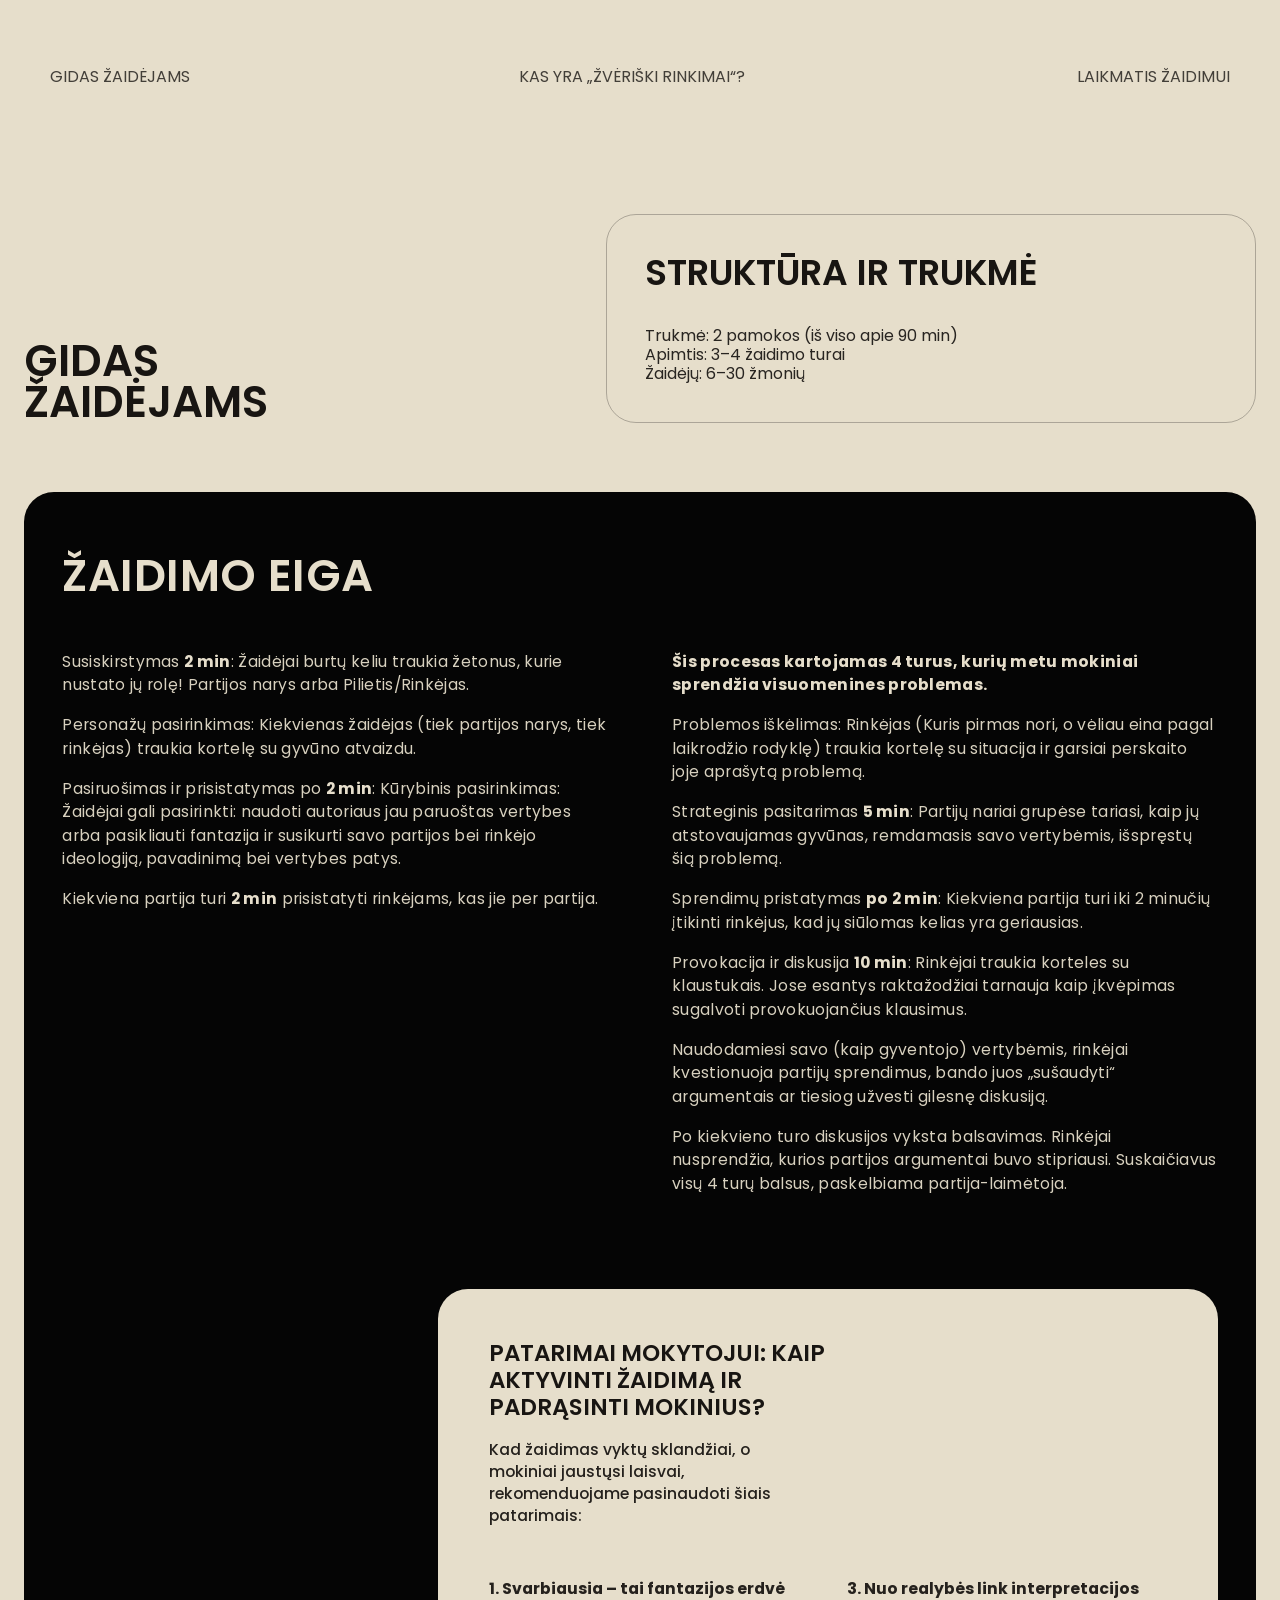
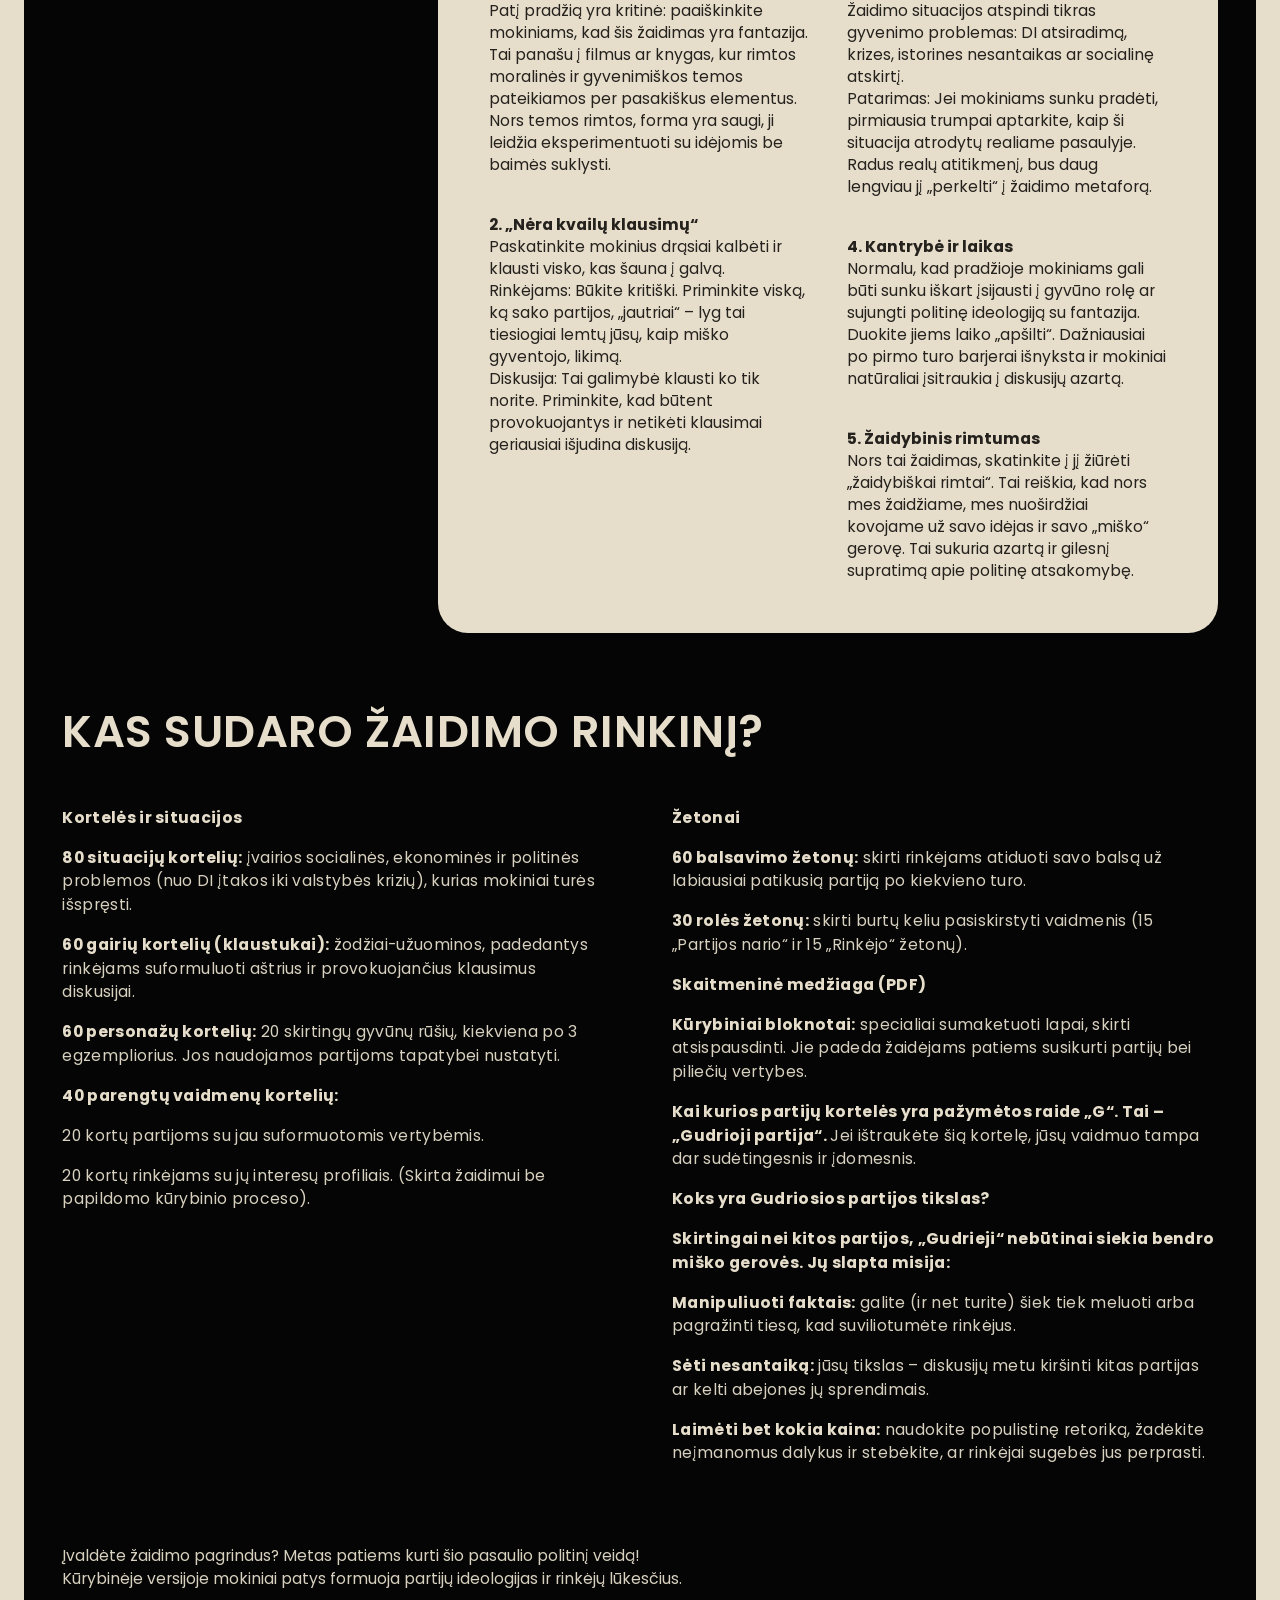
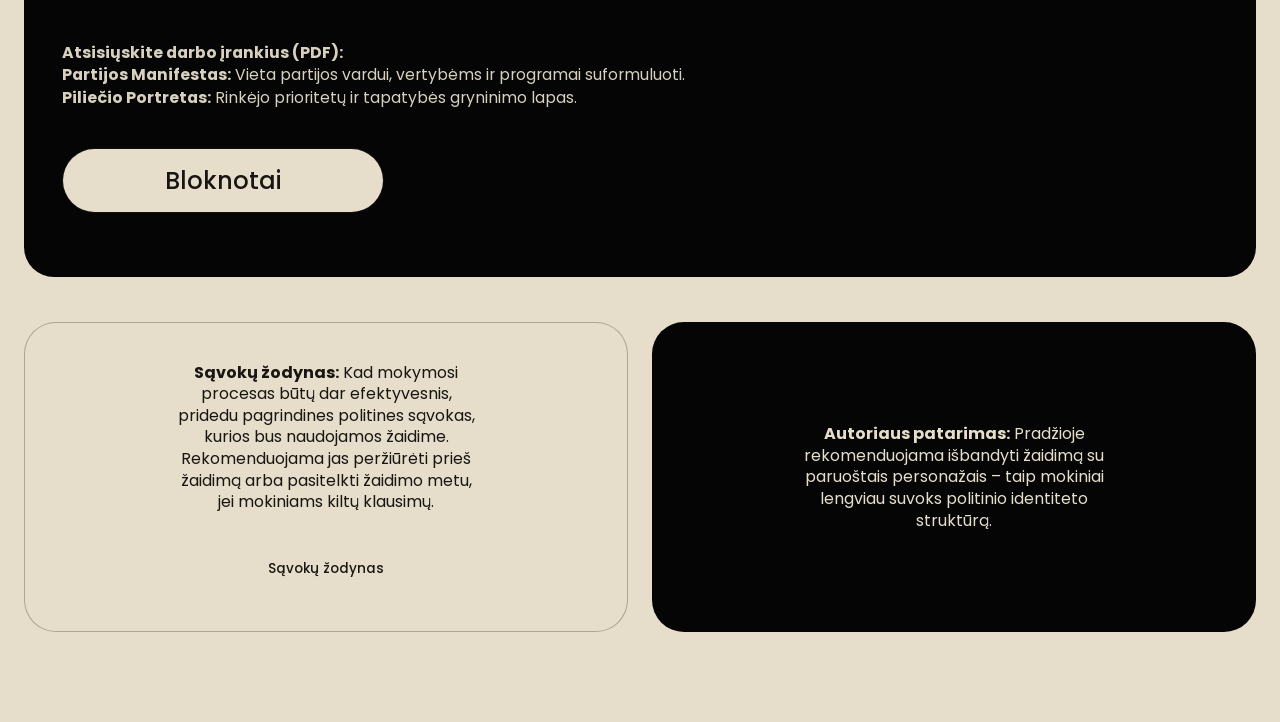
<file: gidas-žaidėjams.html>
<!DOCTYPE html>
<html lang="lt">
  <head>
    <meta charset="UTF-8" />
    <meta name="viewport" content="width=device-width, initial-scale=1.0" />
    <title> Gidas žaidėjams | Žvėriški rinkimai</title>
    <meta
      name="description"
      content="Mokytojo gidas edukaciniam stalo žaidimui Žvėriški rinkimai."
    />
    <link rel="preconnect" href="https://fonts.googleapis.com" />
    <link rel="preconnect" href="https://fonts.gstatic.com" crossorigin />
    <link
      href="https://fonts.googleapis.com/css2?family=Poppins:wght@400;500;600;700;800&display=swap"
      rel="stylesheet"
    />
    <link rel="stylesheet" href="./css/main.css" />
  </head>
  <body class="guide-page">
    <header class="hero hero--subpage hero--subpage-light">
      <button
        class="mobile-menu-button mobile-menu-button--dark"
        type="button"
        aria-expanded="false"
        aria-controls="mobile-menu"
        aria-label="Atidaryti meniu"
      >
        <span></span>
        <span></span>
        <span></span>
      </button>

      <div id="mobile-menu" class="mobile-menu mobile-menu--light" hidden>
        <div class="mobile-menu__panel">
          <button class="mobile-menu__close" type="button" aria-label="Uždaryti meniu">
            ×
          </button>
          <a class="mobile-menu__link" href="./mokytojo-gidas.html">Gidas žaidėjams</a>
          <a class="mobile-menu__link" href="./index.html">Kas yra žvėriški rinkimai?</a>
          <a class="mobile-menu__link" href="./laikmatis.html">Laikmatis žaidimui</a>
        </div>
      </div>

      <nav class="topbar topbar--subpage topbar--subpage-light">
        <a class="topbar__link topbar__link--dark" href="./mokytojo-gidas.html">Gidas žaidėjams</a>
        <a class="topbar__link topbar__link--dark topbar__link--center" href="./index.html">
          Kas yra „žvėriški rinkimai“?
        </a>
        <a class="topbar__link topbar__link--dark" href="./laikmatis.html">Laikmatis žaidimui</a>
      </nav>
    </header>

    <section class="guide-hero__intro guide-hero__intro--new">
      <div class="guide-hero__content guide-hero__content--new">
        <div class="guide-intro-grid">
          <h1 class="guide-hero__title guide-hero__title--new">Gidas žaidėjams</h1>

          <div class="guide-intro-copy">
            <article class="guide-structure-card">
              <h2>Struktūra ir trukmė</h2>
              <p>
                Trukmė: 2 pamokos (iš viso apie 90 min)<br />
                Apimtis: 3–4 žaidimo turai<br />
                Žaidėjų: 6–30 žmonių
              </p>
            </article>
          </div>
        </div>
      </div>
    </section>

    <main class="guide-main guide-main--new">
      <section class="guide-section guide-section--new">
        <div class="guide-process-panel">
          <h2 class="guide-block-title guide-block-title--new">Žaidimo eiga</h2>

          <div class="guide-process-columns guide-process-columns--top">
            <div class="guide-column">
              <p>
                Susiskirstymas <strong>2 min</strong>: Žaidėjai burtų keliu
                traukia žetonus, kurie nustato jų rolę! Partijos narys arba
                Pilietis/Rinkėjas.
              </p>
              <p>
                Personažų pasirinkimas: Kiekvienas žaidėjas (tiek partijos
                narys, tiek rinkėjas) traukia kortelę su gyvūno atvaizdu.
              </p>
              <p>
                Pasiruošimas ir prisistatymas po <strong>2 min</strong>:
                Kūrybinis pasirinkimas: Žaidėjai gali pasirinkti: naudoti
                autoriaus jau paruoštas vertybes arba pasikliauti fantazija ir
                susikurti savo partijos bei rinkėjo ideologiją, pavadinimą bei
                vertybes patys.
              </p>
              <p>
                Kiekviena partija turi <strong>2 min</strong> prisistatyti
                rinkėjams, kas jie per partija.
              </p>
            </div>

            <div class="guide-column">
              <p>
                <strong>
                  Šis procesas kartojamas 4 turus, kurių metu mokiniai
                  sprendžia visuomenines problemas.
                </strong>
              </p>
              <p>
                Problemos iškėlimas: Rinkėjas (Kuris pirmas nori, o vėliau eina
                pagal laikrodžio rodyklę) traukia kortelę su situacija ir
                garsiai perskaito joje aprašytą problemą.
              </p>
              <p>
                Strateginis pasitarimas <strong>5 min</strong>: Partijų nariai
                grupėse tariasi, kaip jų atstovaujamas gyvūnas, remdamasis savo
                vertybėmis, išspręstų šią problemą.
              </p>
              <p>
                Sprendimų pristatymas <strong>po 2 min</strong>: Kiekviena
                partija turi iki 2 minučių įtikinti rinkėjus, kad jų siūlomas
                kelias yra geriausias.
              </p>
              <p>
                Provokacija ir diskusija <strong>10 min</strong>: Rinkėjai
                traukia korteles su klaustukais. Jose esantys raktažodžiai
                tarnauja kaip įkvėpimas sugalvoti provokuojančius klausimus.
              </p>
              <p>
                Naudodamiesi savo (kaip gyventojo) vertybėmis, rinkėjai
                kvestionuoja partijų sprendimus, bando juos „sušaudyti“
                argumentais ar tiesiog užvesti gilesnę diskusiją.
              </p>
              <p>
                Po kiekvieno turo diskusijos vyksta balsavimas. Rinkėjai
                nusprendžia, kurios partijos argumentai buvo stipriausi.
                Suskaičiavus visų 4 turų balsus, paskelbiama partija-laimėtoja.
              </p>
            </div>
          </div>

          <aside class="guide-advice-card">
            <h3>Patarimai mokytojui: kaip aktyvinti žaidimą ir padrąsinti mokinius?</h3>
            <p>
              Kad žaidimas vyktų sklandžiai, o mokiniai jaustųsi laisvai,
              rekomenduojame pasinaudoti šiais patarimais:
            </p>
            <div class="guide-advice-grid">
              <ol>
                <li>
                  <strong>1. Svarbiausia – tai fantazijos erdvė</strong><br />
                  Patį pradžią yra kritinė: paaiškinkite mokiniams, kad šis
                  žaidimas yra fantazija. Tai panašu į filmus ar knygas, kur
                  rimtos moralinės ir gyvenimiškos temos pateikiamos per
                  pasakiškus elementus. Nors temos rimtos, forma yra saugi,
                  ji leidžia eksperimentuoti su idėjomis be baimės suklysti.
                </li>
                <li>
                  <strong>2. „Nėra kvailų klausimų“</strong><br />
                  Paskatinkite mokinius drąsiai kalbėti ir klausti visko, kas
                  šauna į galvą.<br />
                  Rinkėjams: Būkite kritiški. Priminkite viską, ką sako
                  partijos, „jautriai“ – lyg tai tiesiogiai lemtų jūsų, kaip
                  miško gyventojo, likimą.<br />
                  Diskusija: Tai galimybė klausti ko tik norite. Priminkite,
                  kad būtent provokuojantys ir netikėti klausimai geriausiai
                  išjudina diskusiją.
                </li>
              </ol>

              <ol start="3">
                <li>
                  <strong>3. Nuo realybės link interpretacijos</strong><br />
                  Žaidimo situacijos atspindi tikras gyvenimo problemas: DI
                  atsiradimą, krizes, istorines nesantaikas ar socialinę
                  atskirtį.<br />
                  Patarimas: Jei mokiniams sunku pradėti, pirmiausia trumpai
                  aptarkite, kaip ši situacija atrodytų realiame pasaulyje.
                  Radus realų atitikmenį, bus daug lengviau jį „perkelti“ į
                  žaidimo metaforą.
                </li>
                <li>
                  <strong>4. Kantrybė ir laikas</strong><br />
                  Normalu, kad pradžioje mokiniams gali būti sunku iškart
                  įsijausti į gyvūno rolę ar sujungti politinę ideologiją su
                  fantazija. Duokite jiems laiko „apšilti“. Dažniausiai po
                  pirmo turo barjerai išnyksta ir mokiniai natūraliai
                  įsitraukia į diskusijų azartą.
                </li>
                <li>
                  <strong>5. Žaidybinis rimtumas</strong><br />
                  Nors tai žaidimas, skatinkite į jį žiūrėti „žaidybiškai
                  rimtai“. Tai reiškia, kad nors mes žaidžiame, mes nuoširdžiai
                  kovojame už savo idėjas ir savo „miško“ gerovę. Tai sukuria
                  azartą ir gilesnį supratimą apie politinę atsakomybę.
                </li>
              </ol>
            </div>
          </aside>

          <div class="guide-tools">
            <section class="guide-kit">
              <h2 class="guide-block-title guide-block-title--new guide-block-title--kit">
                Kas sudaro žaidimo rinkinį?
              </h2>

              <div class="guide-process-columns guide-process-columns--kit">
                <div class="guide-column">
                  <p><strong>Kortelės ir situacijos</strong></p>
                  <p>
                    <strong>80 situacijų kortelių:</strong> įvairios socialinės, ekonominės ir
                    politinės problemos (nuo DI įtakos iki valstybės krizių), kurias mokiniai
                    turės išspręsti.
                  </p>
                  <p>
                    <strong>60 gairių kortelių (klaustukai):</strong> žodžiai-užuominos,
                    padedantys rinkėjams suformuluoti aštrius ir provokuojančius klausimus
                    diskusijai.
                  </p>
                  <p>
                    <strong>60 personažų kortelių:</strong> 20 skirtingų gyvūnų rūšių,
                    kiekviena po 3 egzempliorius. Jos naudojamos partijoms tapatybei nustatyti.
                  </p>
                  <p>
                    <strong>40 parengtų vaidmenų kortelių:</strong>
                  </p>
                  <p>20 kortų partijoms su jau suformuotomis vertybėmis.</p>
                  <p>
                    20 kortų rinkėjams su jų interesų profiliais. (Skirta žaidimui be papildomo
                    kūrybinio proceso).
                  </p>
                </div>

                <div class="guide-column">
                  <p><strong>Žetonai</strong></p>
                  <p>
                    <strong>60 balsavimo žetonų:</strong> skirti rinkėjams atiduoti savo balsą
                    už labiausiai patikusią partiją po kiekvieno turo.
                  </p>
                  <p>
                    <strong>30 rolės žetonų:</strong> skirti burtų keliu pasiskirstyti
                    vaidmenis (15 „Partijos nario“ ir 15 „Rinkėjo“ žetonų).
                  </p>
                  <p><strong>Skaitmeninė medžiaga (PDF)</strong></p>
                  <p>
                    <strong>Kūrybiniai bloknotai:</strong> specialiai sumaketuoti lapai, skirti
                    atsispausdinti. Jie padeda žaidėjams patiems susikurti partijų bei piliečių
                    vertybes.
                  </p>
                  <p>
                    <strong>
                      Kai kurios partijų kortelės yra pažymėtos raide „G“. Tai – „Gudrioji
                      partija“.
                    </strong>
                    Jei ištraukėte šią kortelę, jūsų vaidmuo tampa dar sudėtingesnis ir
                    įdomesnis.
                  </p>
                  <p><strong>Koks yra Gudriosios partijos tikslas?</strong></p>
                  <p>
                    <strong>Skirtingai nei kitos partijos, „Gudrieji“ nebūtinai siekia bendro
                    miško gerovės. Jų slapta misija:</strong>
                  </p>
                  <p>
                    <strong>Manipuliuoti faktais:</strong> galite (ir net turite) šiek tiek
                    meluoti arba pagražinti tiesą, kad suviliotumėte rinkėjus.
                  </p>
                  <p>
                    <strong>Sėti nesantaiką:</strong> jūsų tikslas – diskusijų metu kiršinti
                    kitas partijas ar kelti abejones jų sprendimais.
                  </p>
                  <p>
                    <strong>Laimėti bet kokia kaina:</strong> naudokite populistinę retoriką,
                    žadėkite neįmanomus dalykus ir stebėkite, ar rinkėjai sugebės jus
                    perprasti.
                  </p>
                </div>
              </div>
            </section>

            <p class="guide-tools__lead">
              Įvaldėte žaidimo pagrindus? Metas patiems kurti šio pasaulio
              politinį veidą! Kūrybinėje versijoje mokiniai patys formuoja
              partijų ideologijas ir rinkėjų lūkesčius.
            </p>
            <p class="guide-tools__files">
              <strong>Atsisiųskite darbo įrankius (PDF):</strong><br />
              <strong>Partijos Manifestas:</strong> Vieta partijos vardui,
              vertybėms ir programai suformuluoti.<br />
              <strong>Piliečio Portretas:</strong> Rinkėjo prioritetų ir
              tapatybės gryninimo lapas.
            </p>
            <div class="guide-pill-stack guide-pill-stack--left">
              <div class="guide-pill">Bloknotai</div>
            </div>
          </div>
        </div>
      </section>

      <section class="guide-section guide-section--new guide-bottom-cards">
        <article class="guide-bottom-card guide-bottom-card--light">
          <p>
            <strong>Sąvokų žodynas:</strong> Kad mokymosi procesas būtų dar
            efektyvesnis, pridedu pagrindines politines sąvokas, kurios bus
            naudojamos žaidime. Rekomenduojama jas peržiūrėti prieš žaidimą
            arba pasitelkti žaidimo metu, jei mokiniams kiltų klausimų.
          </p>
          <a class="guide-pill guide-pill--dark" href="./savoku-zodynas.html">Sąvokų žodynas</a>
        </article>

        <article class="guide-bottom-card guide-bottom-card--dark">
          <p>
            <strong>Autoriaus patarimas:</strong> Pradžioje rekomenduojama
            išbandyti žaidimą su paruoštais personažais – taip mokiniai
            lengviau suvoks politinio identiteto struktūrą.
          </p>
        </article>
      </section>
    </main>

    <script>
      const mobileMenu = document.getElementById("mobile-menu");
      const mobileMenuButton = document.querySelector(".mobile-menu-button");
      const mobileMenuClose = document.querySelector(".mobile-menu__close");
      const mobileMenuLinks = document.querySelectorAll(".mobile-menu__link");

      function setMobileMenu(open) {
        mobileMenu.hidden = !open;
        mobileMenu.classList.toggle("is-open", open);
        mobileMenu.style.display = open ? "block" : "none";
        mobileMenu.setAttribute("aria-hidden", String(!open));
        document.body.classList.toggle("menu-open", open);
        mobileMenuButton.setAttribute("aria-expanded", String(open));
      }

      mobileMenuButton.addEventListener("click", () => setMobileMenu(true));
      mobileMenuClose.addEventListener("click", () => setMobileMenu(false));
      mobileMenu.addEventListener("click", (event) => {
        if (event.target === mobileMenu) {
          setMobileMenu(false);
        }
      });

      mobileMenuLinks.forEach((link) => {
        link.addEventListener("click", () => setMobileMenu(false));
      });

      document.addEventListener("keydown", (event) => {
        if (event.key === "Escape") {
          setMobileMenu(false);
        }
      });

      setMobileMenu(false);
    </script>
  </body>
</html>
</file>
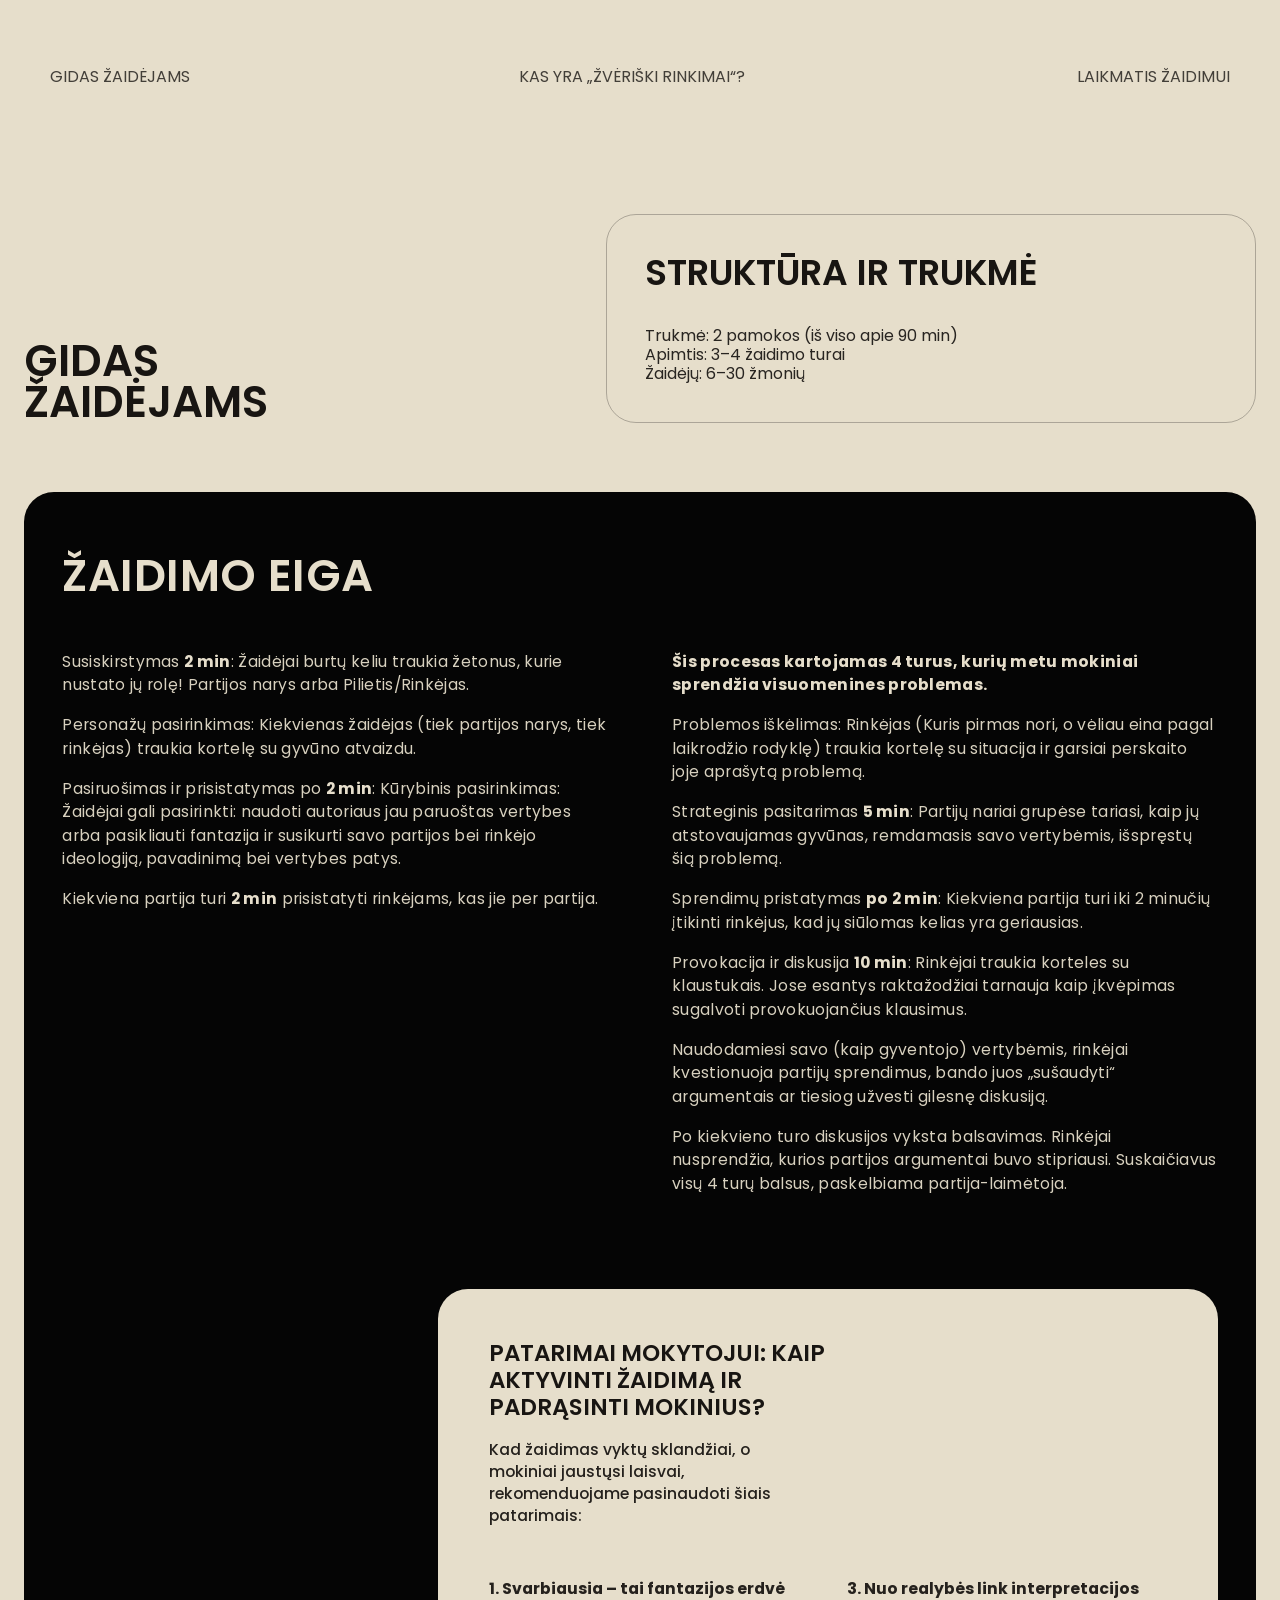
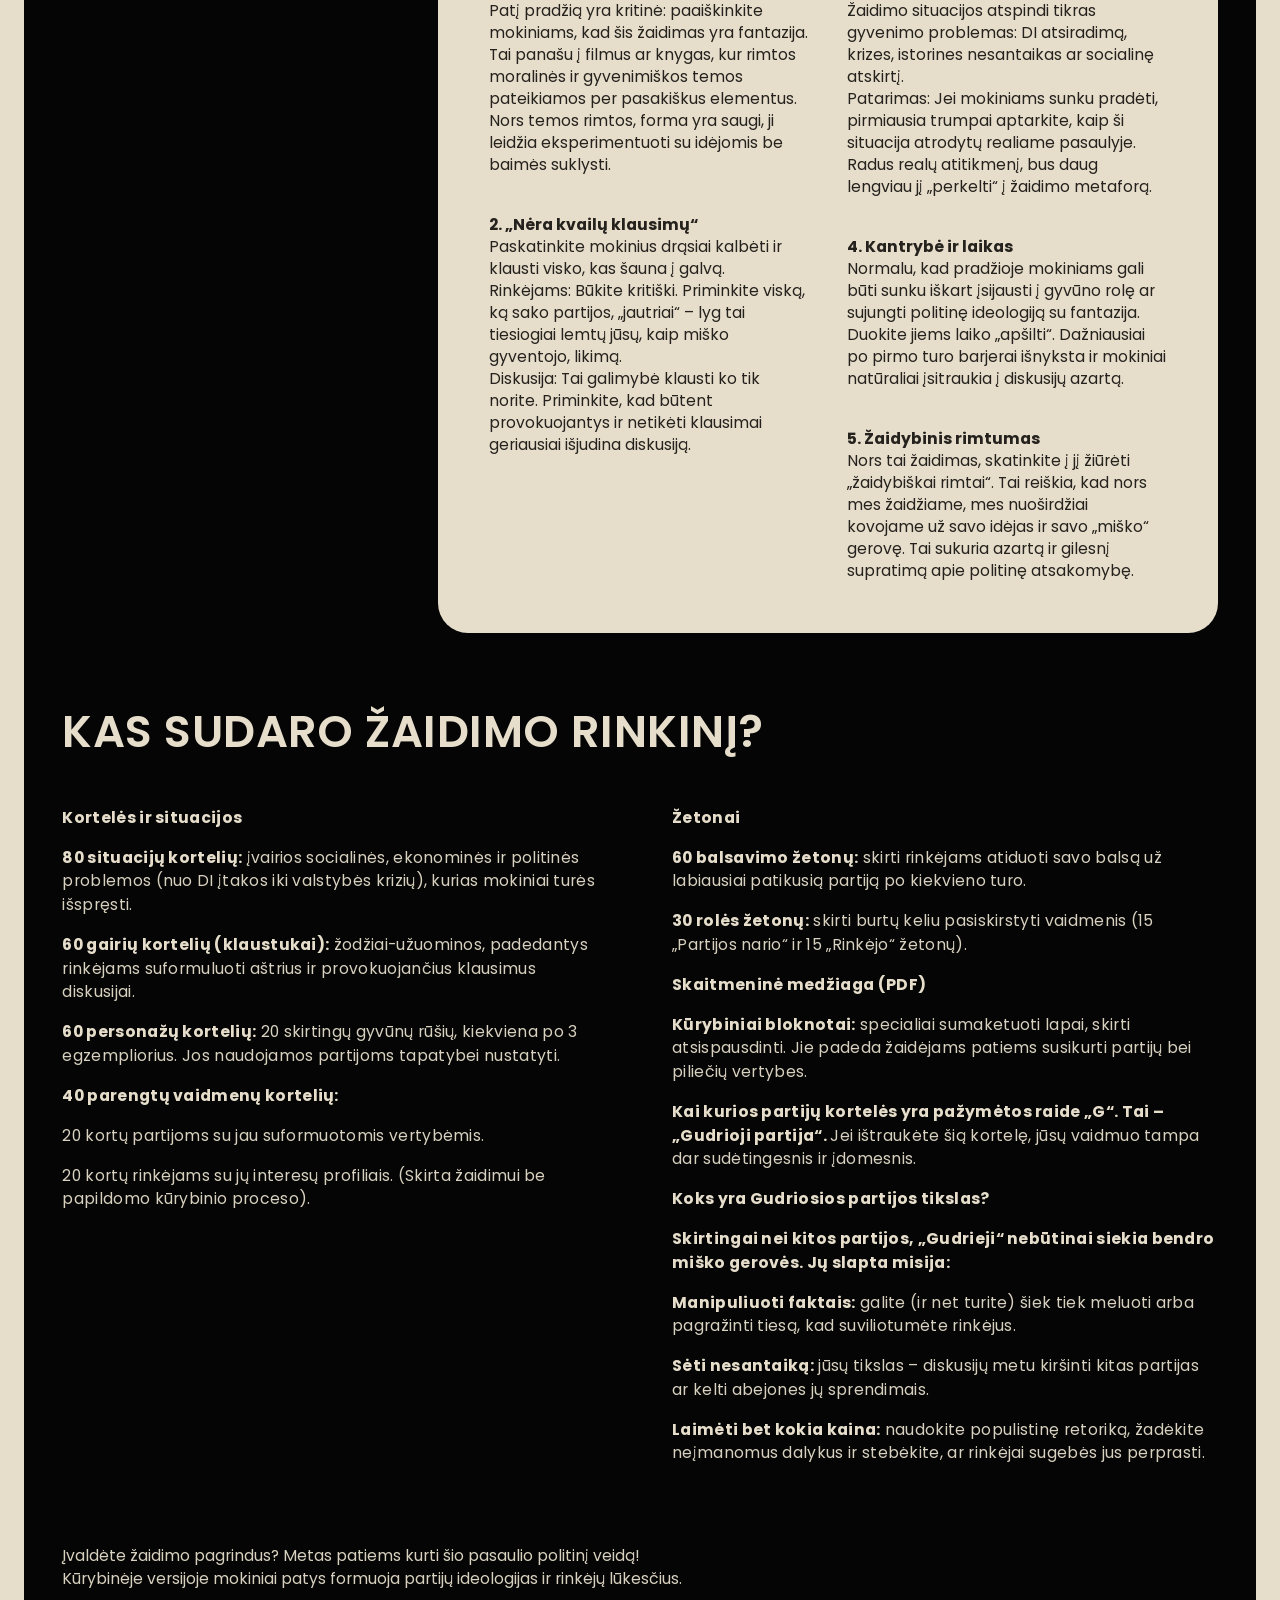
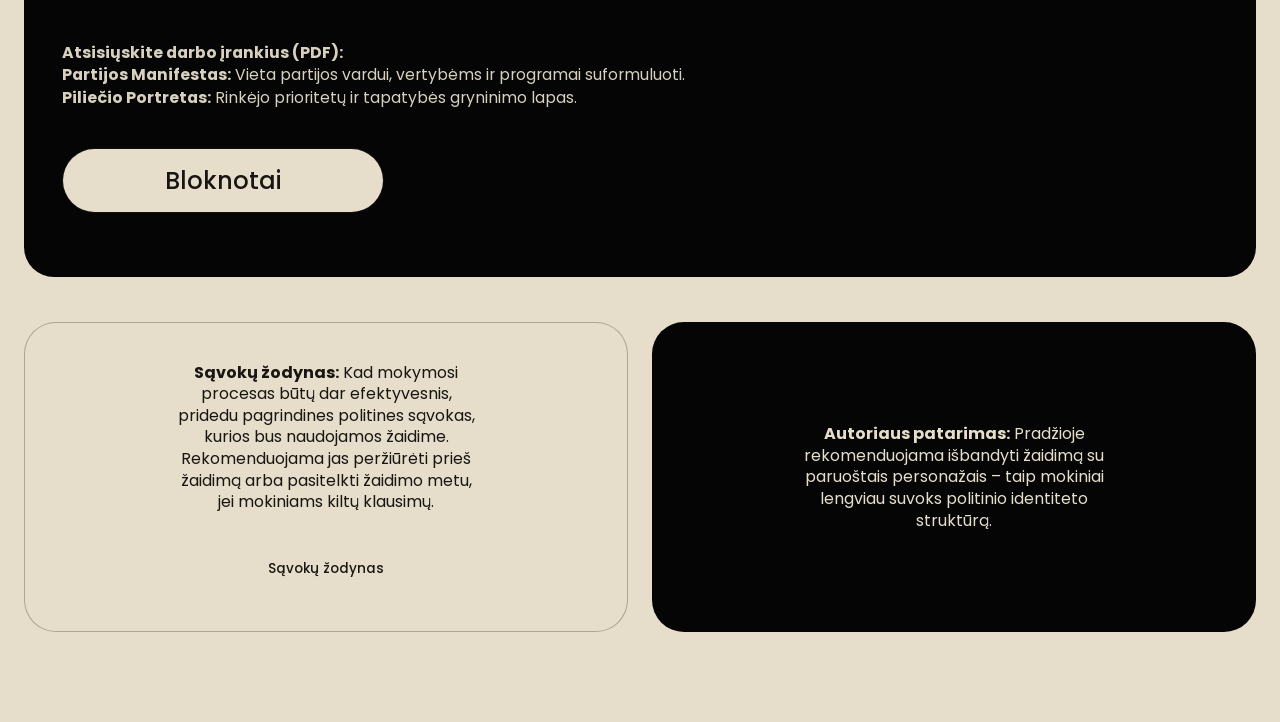
<file: mokytojo-gidas.html>
<!DOCTYPE html>
<html lang="lt">
  <head>
    <meta charset="UTF-8" />
    <meta name="viewport" content="width=device-width, initial-scale=1.0" />
    <title>Mokytojo gidas | Žvėriški rinkimai</title>
    <meta
      name="description"
      content="Mokytojo gidas edukaciniam stalo žaidimui Žvėriški rinkimai."
    />
    <link rel="preconnect" href="https://fonts.googleapis.com" />
    <link rel="preconnect" href="https://fonts.gstatic.com" crossorigin />
    <link
      href="https://fonts.googleapis.com/css2?family=Poppins:wght@400;500;600;700;800&display=swap"
      rel="stylesheet"
    />
    <link rel="stylesheet" href="./css/main.css" />
  </head>
  <body class="guide-page">
    <header class="hero hero--subpage hero--subpage-light">
      <button
        class="mobile-menu-button mobile-menu-button--dark"
        type="button"
        aria-expanded="false"
        aria-controls="mobile-menu"
        aria-label="Atidaryti meniu"
      >
        <span></span>
        <span></span>
        <span></span>
      </button>

      <div id="mobile-menu" class="mobile-menu mobile-menu--light" hidden>
        <div class="mobile-menu__panel">
          <button class="mobile-menu__close" type="button" aria-label="Uždaryti meniu">
            ×
          </button>
          <a class="mobile-menu__link" href="./mokytojo-gidas.html">Gidas žaidėjams</a>
          <a class="mobile-menu__link" href="./index.html">Kas yra žvėriški rinkimai?</a>
          <a class="mobile-menu__link" href="./laikmatis.html">Laikmatis žaidimui</a>
        </div>
      </div>

      <nav class="topbar topbar--subpage topbar--subpage-light">
        <a class="topbar__link topbar__link--dark" href="./mokytojo-gidas.html">Gidas žaidėjams</a>
        <a class="topbar__link topbar__link--dark topbar__link--center" href="./index.html">
          Kas yra „žvėriški rinkimai“?
        </a>
        <a class="topbar__link topbar__link--dark" href="./laikmatis.html">Laikmatis žaidimui</a>
      </nav>
    </header>

    <section class="guide-hero__intro guide-hero__intro--new">
      <div class="guide-hero__content guide-hero__content--new">
        <div class="guide-intro-grid">
          <h1 class="guide-hero__title guide-hero__title--new">Gidas žaidėjams</h1>

          <div class="guide-intro-copy">
            <article class="guide-structure-card">
              <h2>Struktūra ir trukmė</h2>
              <p>
                Trukmė: 2 pamokos (iš viso apie 90 min)<br />
                Apimtis: 3–4 žaidimo turai<br />
                Žaidėjų: 6–30 žmonių
              </p>
            </article>
          </div>
        </div>
      </div>
    </section>

    <main class="guide-main guide-main--new">
      <section class="guide-section guide-section--new">
        <div class="guide-process-panel">
          <h2 class="guide-block-title guide-block-title--new">Žaidimo eiga</h2>

          <div class="guide-process-columns guide-process-columns--top">
            <div class="guide-column">
              <p>
                Susiskirstymas <strong>2 min</strong>: Žaidėjai burtų keliu
                traukia žetonus, kurie nustato jų rolę! Partijos narys arba
                Pilietis/Rinkėjas.
              </p>
              <p>
                Personažų pasirinkimas: Kiekvienas žaidėjas (tiek partijos
                narys, tiek rinkėjas) traukia kortelę su gyvūno atvaizdu.
              </p>
              <p>
                Pasiruošimas ir prisistatymas po <strong>2 min</strong>:
                Kūrybinis pasirinkimas: Žaidėjai gali pasirinkti: naudoti
                autoriaus jau paruoštas vertybes arba pasikliauti fantazija ir
                susikurti savo partijos bei rinkėjo ideologiją, pavadinimą bei
                vertybes patys.
              </p>
              <p>
                Kiekviena partija turi <strong>2 min</strong> prisistatyti
                rinkėjams, kas jie per partija.
              </p>
            </div>

            <div class="guide-column">
              <p>
                <strong>
                  Šis procesas kartojamas 4 turus, kurių metu mokiniai
                  sprendžia visuomenines problemas.
                </strong>
              </p>
              <p>
                Problemos iškėlimas: Rinkėjas (Kuris pirmas nori, o vėliau eina
                pagal laikrodžio rodyklę) traukia kortelę su situacija ir
                garsiai perskaito joje aprašytą problemą.
              </p>
              <p>
                Strateginis pasitarimas <strong>5 min</strong>: Partijų nariai
                grupėse tariasi, kaip jų atstovaujamas gyvūnas, remdamasis savo
                vertybėmis, išspręstų šią problemą.
              </p>
              <p>
                Sprendimų pristatymas <strong>po 2 min</strong>: Kiekviena
                partija turi iki 2 minučių įtikinti rinkėjus, kad jų siūlomas
                kelias yra geriausias.
              </p>
              <p>
                Provokacija ir diskusija <strong>10 min</strong>: Rinkėjai
                traukia korteles su klaustukais. Jose esantys raktažodžiai
                tarnauja kaip įkvėpimas sugalvoti provokuojančius klausimus.
              </p>
              <p>
                Naudodamiesi savo (kaip gyventojo) vertybėmis, rinkėjai
                kvestionuoja partijų sprendimus, bando juos „sušaudyti“
                argumentais ar tiesiog užvesti gilesnę diskusiją.
              </p>
              <p>
                Po kiekvieno turo diskusijos vyksta balsavimas. Rinkėjai
                nusprendžia, kurios partijos argumentai buvo stipriausi.
                Suskaičiavus visų 4 turų balsus, paskelbiama partija-laimėtoja.
              </p>
            </div>
          </div>

          <aside class="guide-advice-card">
            <h3>Patarimai mokytojui: kaip aktyvinti žaidimą ir padrąsinti mokinius?</h3>
            <p>
              Kad žaidimas vyktų sklandžiai, o mokiniai jaustųsi laisvai,
              rekomenduojame pasinaudoti šiais patarimais:
            </p>
            <div class="guide-advice-grid">
              <ol>
                <li>
                  <strong>1. Svarbiausia – tai fantazijos erdvė</strong><br />
                  Patį pradžią yra kritinė: paaiškinkite mokiniams, kad šis
                  žaidimas yra fantazija. Tai panašu į filmus ar knygas, kur
                  rimtos moralinės ir gyvenimiškos temos pateikiamos per
                  pasakiškus elementus. Nors temos rimtos, forma yra saugi,
                  ji leidžia eksperimentuoti su idėjomis be baimės suklysti.
                </li>
                <li>
                  <strong>2. „Nėra kvailų klausimų“</strong><br />
                  Paskatinkite mokinius drąsiai kalbėti ir klausti visko, kas
                  šauna į galvą.<br />
                  Rinkėjams: Būkite kritiški. Priminkite viską, ką sako
                  partijos, „jautriai“ – lyg tai tiesiogiai lemtų jūsų, kaip
                  miško gyventojo, likimą.<br />
                  Diskusija: Tai galimybė klausti ko tik norite. Priminkite,
                  kad būtent provokuojantys ir netikėti klausimai geriausiai
                  išjudina diskusiją.
                </li>
              </ol>

              <ol start="3">
                <li>
                  <strong>3. Nuo realybės link interpretacijos</strong><br />
                  Žaidimo situacijos atspindi tikras gyvenimo problemas: DI
                  atsiradimą, krizes, istorines nesantaikas ar socialinę
                  atskirtį.<br />
                  Patarimas: Jei mokiniams sunku pradėti, pirmiausia trumpai
                  aptarkite, kaip ši situacija atrodytų realiame pasaulyje.
                  Radus realų atitikmenį, bus daug lengviau jį „perkelti“ į
                  žaidimo metaforą.
                </li>
                <li>
                  <strong>4. Kantrybė ir laikas</strong><br />
                  Normalu, kad pradžioje mokiniams gali būti sunku iškart
                  įsijausti į gyvūno rolę ar sujungti politinę ideologiją su
                  fantazija. Duokite jiems laiko „apšilti“. Dažniausiai po
                  pirmo turo barjerai išnyksta ir mokiniai natūraliai
                  įsitraukia į diskusijų azartą.
                </li>
                <li>
                  <strong>5. Žaidybinis rimtumas</strong><br />
                  Nors tai žaidimas, skatinkite į jį žiūrėti „žaidybiškai
                  rimtai“. Tai reiškia, kad nors mes žaidžiame, mes nuoširdžiai
                  kovojame už savo idėjas ir savo „miško“ gerovę. Tai sukuria
                  azartą ir gilesnį supratimą apie politinę atsakomybę.
                </li>
              </ol>
            </div>
          </aside>

          <div class="guide-tools">
            <section class="guide-kit">
              <h2 class="guide-block-title guide-block-title--new guide-block-title--kit">
                Kas sudaro žaidimo rinkinį?
              </h2>

              <div class="guide-process-columns guide-process-columns--kit">
                <div class="guide-column">
                  <p><strong>Kortelės ir situacijos</strong></p>
                  <p>
                    <strong>80 situacijų kortelių:</strong> įvairios socialinės, ekonominės ir
                    politinės problemos (nuo DI įtakos iki valstybės krizių), kurias mokiniai
                    turės išspręsti.
                  </p>
                  <p>
                    <strong>60 gairių kortelių (klaustukai):</strong> žodžiai-užuominos,
                    padedantys rinkėjams suformuluoti aštrius ir provokuojančius klausimus
                    diskusijai.
                  </p>
                  <p>
                    <strong>60 personažų kortelių:</strong> 20 skirtingų gyvūnų rūšių,
                    kiekviena po 3 egzempliorius. Jos naudojamos partijoms tapatybei nustatyti.
                  </p>
                  <p>
                    <strong>40 parengtų vaidmenų kortelių:</strong>
                  </p>
                  <p>20 kortų partijoms su jau suformuotomis vertybėmis.</p>
                  <p>
                    20 kortų rinkėjams su jų interesų profiliais. (Skirta žaidimui be papildomo
                    kūrybinio proceso).
                  </p>
                </div>

                <div class="guide-column">
                  <p><strong>Žetonai</strong></p>
                  <p>
                    <strong>60 balsavimo žetonų:</strong> skirti rinkėjams atiduoti savo balsą
                    už labiausiai patikusią partiją po kiekvieno turo.
                  </p>
                  <p>
                    <strong>30 rolės žetonų:</strong> skirti burtų keliu pasiskirstyti
                    vaidmenis (15 „Partijos nario“ ir 15 „Rinkėjo“ žetonų).
                  </p>
                  <p><strong>Skaitmeninė medžiaga (PDF)</strong></p>
                  <p>
                    <strong>Kūrybiniai bloknotai:</strong> specialiai sumaketuoti lapai, skirti
                    atsispausdinti. Jie padeda žaidėjams patiems susikurti partijų bei piliečių
                    vertybes.
                  </p>
                  <p>
                    <strong>
                      Kai kurios partijų kortelės yra pažymėtos raide „G“. Tai – „Gudrioji
                      partija“.
                    </strong>
                    Jei ištraukėte šią kortelę, jūsų vaidmuo tampa dar sudėtingesnis ir
                    įdomesnis.
                  </p>
                  <p><strong>Koks yra Gudriosios partijos tikslas?</strong></p>
                  <p>
                    <strong>Skirtingai nei kitos partijos, „Gudrieji“ nebūtinai siekia bendro
                    miško gerovės. Jų slapta misija:</strong>
                  </p>
                  <p>
                    <strong>Manipuliuoti faktais:</strong> galite (ir net turite) šiek tiek
                    meluoti arba pagražinti tiesą, kad suviliotumėte rinkėjus.
                  </p>
                  <p>
                    <strong>Sėti nesantaiką:</strong> jūsų tikslas – diskusijų metu kiršinti
                    kitas partijas ar kelti abejones jų sprendimais.
                  </p>
                  <p>
                    <strong>Laimėti bet kokia kaina:</strong> naudokite populistinę retoriką,
                    žadėkite neįmanomus dalykus ir stebėkite, ar rinkėjai sugebės jus
                    perprasti.
                  </p>
                </div>
              </div>
            </section>

            <p class="guide-tools__lead">
              Įvaldėte žaidimo pagrindus? Metas patiems kurti šio pasaulio
              politinį veidą! Kūrybinėje versijoje mokiniai patys formuoja
              partijų ideologijas ir rinkėjų lūkesčius.
            </p>
            <p class="guide-tools__files">
              <strong>Atsisiųskite darbo įrankius (PDF):</strong><br />
              <strong>Partijos Manifestas:</strong> Vieta partijos vardui,
              vertybėms ir programai suformuluoti.<br />
              <strong>Piliečio Portretas:</strong> Rinkėjo prioritetų ir
              tapatybės gryninimo lapas.
            </p>
            <div class="guide-pill-stack guide-pill-stack--left">
              <div class="guide-pill">Bloknotai</div>
            </div>
          </div>
        </div>
      </section>

      <section class="guide-section guide-section--new guide-bottom-cards">
        <article class="guide-bottom-card guide-bottom-card--light">
          <p>
            <strong>Sąvokų žodynas:</strong> Kad mokymosi procesas būtų dar
            efektyvesnis, pridedu pagrindines politines sąvokas, kurios bus
            naudojamos žaidime. Rekomenduojama jas peržiūrėti prieš žaidimą
            arba pasitelkti žaidimo metu, jei mokiniams kiltų klausimų.
          </p>
          <a class="guide-pill guide-pill--dark" href="./savoku-zodynas.html">Sąvokų žodynas</a>
        </article>

        <article class="guide-bottom-card guide-bottom-card--dark">
          <p>
            <strong>Autoriaus patarimas:</strong> Pradžioje rekomenduojama
            išbandyti žaidimą su paruoštais personažais – taip mokiniai
            lengviau suvoks politinio identiteto struktūrą.
          </p>
        </article>
      </section>
    </main>

    <script>
      const mobileMenu = document.getElementById("mobile-menu");
      const mobileMenuButton = document.querySelector(".mobile-menu-button");
      const mobileMenuClose = document.querySelector(".mobile-menu__close");
      const mobileMenuLinks = document.querySelectorAll(".mobile-menu__link");

      function setMobileMenu(open) {
        mobileMenu.hidden = !open;
        mobileMenu.classList.toggle("is-open", open);
        mobileMenu.style.display = open ? "block" : "none";
        mobileMenu.setAttribute("aria-hidden", String(!open));
        document.body.classList.toggle("menu-open", open);
        mobileMenuButton.setAttribute("aria-expanded", String(open));
      }

      mobileMenuButton.addEventListener("click", () => setMobileMenu(true));
      mobileMenuClose.addEventListener("click", () => setMobileMenu(false));
      mobileMenu.addEventListener("click", (event) => {
        if (event.target === mobileMenu) {
          setMobileMenu(false);
        }
      });

      mobileMenuLinks.forEach((link) => {
        link.addEventListener("click", () => setMobileMenu(false));
      });

      document.addEventListener("keydown", (event) => {
        if (event.key === "Escape") {
          setMobileMenu(false);
        }
      });

      setMobileMenu(false);
    </script>
  </body>
</html>
</file>
<file: css/main.css>
:root {
  --bg: #050505;
  --text-light: #e6decb;
  --text-dark: #181512;
  --panel: #0d0d0d;
  --accent: #e6decb;
  --section-light: #e6decb;
  --card-shadow: 0 18px 40px rgba(0, 0, 0, 0.2);
  --container: 1120px;
}

@keyframes fade-up {
  from {
    opacity: 0;
    transform: translateY(24px);
  }

  to {
    opacity: 1;
    transform: translateY(0);
  }
}

@keyframes soft-float {
  0%,
  100% {
    transform: translateY(0);
  }

  50% {
    transform: translateY(-8px);
  }
}

@keyframes glow-pulse {
  0%,
  100% {
    filter: drop-shadow(0 14px 30px rgba(230, 222, 203, 0.18));
  }

  50% {
    filter: drop-shadow(0 18px 42px rgba(230, 222, 203, 0.28));
  }
}

/* Animation layer: subtle intro and scroll reveal motion without changing layout */
@keyframes intro-rise {
  from {
    opacity: 0;
    transform: translateY(26px);
  }

  to {
    opacity: 1;
    transform: translateY(0);
  }
}

@keyframes intro-fade {
  from {
    opacity: 0;
  }

  to {
    opacity: 1;
  }
}

* {
  box-sizing: border-box;
}

html {
  scroll-behavior: smooth;
}

body {
  margin: 0;
  font-family: "Poppins", sans-serif;
  background: var(--bg);
  color: var(--text-light);
}

body.menu-open {
  overflow: hidden;
}

body.page {
  min-height: 100vh;
}

img {
  display: block;
  max-width: 100%;
}

a {
  color: inherit;
  text-decoration: none;
}

.container {
  width: min(calc(100% - 48px), var(--container));
  margin: 0 auto;
}

.hero {
  min-height: 100vh;
  padding: 32px 0 72px;
  background:
    radial-gradient(circle at top, rgba(230, 222, 203, 0.08), transparent 30%),
    linear-gradient(180deg, #020202 0%, #090909 100%);
}

.hero--subpage {
  min-height: auto;
  padding: 67px 0 0;
}

.hero--subpage-light {
  background: var(--section-light);
  color: var(--text-dark);
}

.topbar {
  width: min(calc(100% - 48px), var(--container));
  margin: 0 auto 56px;
  display: flex;
  justify-content: space-between;
  gap: 16px;
  align-items: center;
  font-size: 20px;
  line-height: 1;
  text-transform: uppercase;
  letter-spacing: 0;
}

.topbar--subpage {
  width: min(calc(100% - 100px), 1340px);
  margin: 0 auto;
  display: grid;
  grid-template-columns: 216px minmax(240px, 1fr) 232px;
  justify-content: space-between;
  align-items: start;
  gap: 24px;
  font-size: 20px;
  line-height: 1;
  letter-spacing: 0;
}

.topbar__link {
  opacity: 0.86;
  transition: opacity 0.2s ease, transform 0.2s ease;
}

.topbar__link--dark {
  color: rgba(24, 21, 18, 0.92);
}

.topbar__link:hover {
  opacity: 1;
  transform: translateY(-2px);
}

.mobile-menu-button,
.mobile-menu {
  display: none;
}

.mobile-menu-button {
  position: absolute;
  top: 20px;
  right: 20px;
  z-index: 30;
  width: 48px;
  height: 42px;
  border: 0;
  border-radius: 10px;
  background: #050505;
  padding: 8px;
  cursor: pointer;
}

.mobile-menu-button span {
  display: block;
  width: 24px;
  height: 4px;
  margin: 4px auto;
  border-radius: 999px;
  background: var(--text-light);
}

.mobile-menu-button--dark span {
  background: #181512;
}

.mobile-menu {
  display: none !important;
  position: fixed;
  inset: 0;
  z-index: 50;
  background: rgba(0, 0, 0, 0.18);
  opacity: 0;
  pointer-events: none;
}

.mobile-menu[hidden] {
  display: none !important;
}

.mobile-menu.is-open {
  display: block !important;
  opacity: 1;
  pointer-events: auto;
}

.mobile-menu__panel {
  position: absolute;
  top: 18px;
  left: 18px;
  right: 18px;
  bottom: 18px;
  border-radius: 16px;
  background: #050505;
  padding: 18px 18px 24px;
}

.mobile-menu__close {
  position: absolute;
  top: 8px;
  right: 12px;
  border: 0;
  background: transparent;
  color: var(--text-light);
  font-size: 2.2rem;
  line-height: 1;
  cursor: pointer;
}

.mobile-menu__link {
  display: block;
  margin-bottom: 16px;
  color: var(--text-light);
  font-size: 1rem;
  text-transform: uppercase;
}

.topbar--subpage .topbar__link:first-child {
  justify-self: start;
  text-align: left;
}

.topbar__link--center {
  justify-self: center;
  text-align: center;
  white-space: nowrap;
}

.topbar--subpage .topbar__link:last-child {
  justify-self: end;
  text-align: right;
}

.hero__content {
  width: min(calc(100% - 48px), 760px);
  margin: 0 auto;
  text-align: center;
}

.hero__title-wrap {
  display: flex;
  flex-direction: column;
  align-items: center;
}

.eyebrow {
  margin: 0 0 12px;
  text-transform: uppercase;
  letter-spacing: 0.16em;
  font-size: 0.8rem;
  color: rgba(230, 222, 203, 0.72);
}

.hero__logo {
  width: min(100%, 360px);
  margin-bottom: 48px;
  object-fit: contain;
  animation: fade-up 0.9s ease both;
}

h1,
h2,
p {
  margin-top: 0;
}

h1 {
  margin-bottom: 28px;
  font-size: clamp(3rem, 8vw, 5.6rem);
  line-height: 0.9;
  text-transform: uppercase;
  font-weight: 800;
}

.hero__animal-frame {
  position: relative;
  width: min(100%, 360px);
  height: 360px;
  margin: 0 auto;
  overflow: hidden;
  animation: soft-float 5s ease-in-out infinite;
}

.hero__animal-image {
  position: absolute;
  inset: 0;
  width: 100%;
  height: 100%;
  object-fit: contain;
  object-position: center center;
  filter: drop-shadow(0 14px 30px rgba(230, 222, 203, 0.18));
  transition: opacity 0.35s ease;
  animation: glow-pulse 4.5s ease-in-out infinite;
}

.hero__text {
  max-width: 620px;
  margin: 0 auto;
  min-height: 3.5em;
  color: rgba(230, 222, 203, 0.82);
  font-size: 1rem;
  line-height: 1.75;
  animation: fade-up 1s ease both;
  animation-delay: 0.28s;
}

.home-why__panel {
  border: none;
  outline: none;
  box-shadow: none;
  border-radius: 30px;
  padding: 94px 32px 90px;
}

.home-features__layout {
  display: flex;
  flex-direction: column;
}

.home-features__heading {
  max-width: none;
}

.home-features__intro {
  max-width: 760px;
}

.home-features__intro p {
  margin: 0;
  font-size: 1rem;
  line-height: 1.9;
}

.home-features__intro p + p {
  margin-top: 4px;
}

.home-features__cards {
  display: grid;
  grid-template-columns: repeat(4, minmax(0, 1fr));
  align-items: stretch;
  gap: 22px;
}

.home-features__note {
  max-width: 760px;
}

.section {
  padding: 88px 0;
  animation: fade-up 0.8s ease both;
}

.section--dark {
  background: var(--bg);
  color: var(--text-light);
}

.section--light {
  background: var(--section-light);
  color: var(--text-dark);
}

.section__grid {
  display: grid;
  grid-template-columns: minmax(220px, 0.8fr) minmax(0, 1.2fr);
  gap: 48px;
  align-items: start;
}

.section__label {
  margin-bottom: 10px;
  font-size: 0.82rem;
  text-transform: uppercase;
  letter-spacing: 0.18em;
  color: rgba(230, 222, 203, 0.72);
}

.section--light .section__label {
  color: rgba(24, 21, 18, 0.56);
}

.section__title-block {
  display: flex;
  flex-direction: column;
  align-items: flex-start;
}

.section__title-prefix {
  margin-bottom: 12px;
  font-size: clamp(1.2rem, 2.4vw, 2rem);
  font-weight: 500;
  text-transform: uppercase;
  letter-spacing: 0;
  color: rgba(230, 222, 203, 0.82);
}

.section__title-main {
  margin-bottom: 0;
  font-size: clamp(3rem, 6vw, 5.3rem);
  line-height: 0.95;
  letter-spacing: 0;
}

h2 {
  margin-bottom: 18px;
  font-size: clamp(2rem, 4vw, 3rem);
  line-height: 1.05;
  text-transform: uppercase;
}

.section__body,
.section__heading p,
.section__note {
  font-size: 1rem;
  line-height: 1.9;
}

.section__heading {
  max-width: 820px;
}

.section__heading--center {
  margin-left: auto;
  margin-right: auto;
  text-align: center;
}

.features {
  margin-top: 44px;
  display: grid;
  grid-template-columns: repeat(4, minmax(0, 1fr));
  gap: 22px;
}

.feature-card {
  min-height: 260px;
  padding: 28px 20px 24px;
  border-radius: 28px;
  background: #090909;
  color: var(--text-light);
  box-shadow: var(--card-shadow);
  display: flex;
  flex-direction: column;
  justify-content: center;
  align-items: center;
  gap: 28px;
  text-align: center;
  transition: transform 0.25s ease, box-shadow 0.25s ease;
  animation: fade-up 0.7s ease both;
}

.feature-card:hover {
  transform: translateY(-8px);
  box-shadow: 0 24px 48px rgba(0, 0, 0, 0.28);
}

.guide-bottom-card,
.glossary-top-card,
.guide-structure-card,
.guide-advice-card,
.timer-info-panel,
.timer-display-panel {
  transition:
    transform 0.28s ease,
    box-shadow 0.28s ease,
    background-color 0.28s ease,
    opacity 0.28s ease;
}

.guide-bottom-card:hover,
.glossary-top-card:hover,
.guide-structure-card:hover,
.guide-advice-card:hover,
.timer-info-panel:hover,
.timer-display-panel:hover {
  transform: translateY(-6px);
}

.glossary-top-card:hover,
.guide-bottom-card--light:hover,
.guide-structure-card:hover,
.guide-advice-card:hover,
.timer-info-panel:hover {
  box-shadow: 0 22px 46px rgba(0, 0, 0, 0.12);
}

.guide-bottom-card--dark:hover,
.timer-display-panel:hover {
  box-shadow: 0 22px 46px rgba(0, 0, 0, 0.22);
}

.feature-card:nth-child(1) {
  animation-delay: 0.08s;
}

.feature-card:nth-child(2) {
  animation-delay: 0.16s;
}

.feature-card:nth-child(3) {
  animation-delay: 0.24s;
}

.feature-card:nth-child(4) {
  animation-delay: 0.32s;
}

.feature-card img {
  width: 110px;
  height: 110px;
  object-fit: contain;
  margin: 0 auto;
}

.feature-card p {
  margin-bottom: 0;
  font-size: 1rem;
  line-height: 1.5;
  max-width: 220px;
}

.section__note {
  max-width: 760px;
  margin: 36px auto 0;
  text-align: center;
}

@media (prefers-reduced-motion: reduce) {
  *,
  *::before,
  *::after {
    animation: none !important;
    transition: none !important;
    scroll-behavior: auto !important;
  }

  .reveal-pending,
  .reveal-pending.reveal-visible {
    opacity: 1 !important;
    transform: none !important;
  }
}

/* Scroll reveal states, added by animations.js */
.reveal-pending {
  opacity: 0;
  transform: translateY(28px);
  transition: opacity 0.8s ease, transform 0.8s ease;
  will-change: opacity, transform;
}

.reveal-pending.reveal-visible {
  opacity: 1;
  transform: translateY(0);
}

.reveal-pending.reveal-stagger-1 {
  transition-delay: 0.08s;
}

.reveal-pending.reveal-stagger-2 {
  transition-delay: 0.16s;
}

.reveal-pending.reveal-stagger-3 {
  transition-delay: 0.24s;
}

.reveal-pending.reveal-stagger-4 {
  transition-delay: 0.32s;
}

.section--final {
  padding-bottom: 110px;
}

@media (min-width: 1025px) {
  :root {
    --container: 1340px;
  }

  .hero:not(.hero--subpage) {
    min-height: 1114px;
    padding: 74px 0 104px;
  }

  .hero:not(.hero--subpage) .topbar {
    width: min(calc(100% - 100px), 1340px);
    margin-bottom: 112px;
    font-size: 20px;
    font-weight: 400;
    letter-spacing: 0.02em;
  }

  .hero:not(.hero--subpage) .hero__content {
    width: min(calc(100% - 100px), 560px);
  }

  .hero:not(.hero--subpage) .hero__logo {
    width: 410px;
    margin-bottom: 72px;
  }

  .hero:not(.hero--subpage) .hero__animal-frame {
    width: 308px;
    height: 236px;
  }

  .home-about {
    padding-top: 92px;
    padding-bottom: 126px;
  }

  .section--dark .container,
  .section--light .container {
    width: min(calc(100% - 100px), 1340px);
  }

  .home-about .section__grid {
    grid-template-columns: 356px 476px;
    justify-content: center;
    gap: 120px;
  }

  .home-about .section__title-main {
    font-size: 48px;
    font-weight: 600;
    line-height: 0.95;
    letter-spacing: 0;
    text-transform: uppercase;
    color: rgba(230, 222, 203, 0.92);
  }

  .home-about .section__body {
    max-width: 476px;
    font-size: 17px;
    line-height: 1.46;
    letter-spacing: 0;
  }

  .home-about .section__body p + p {
    margin-top: 8px;
  }

  .home-features {
    padding-top: 74px;
    padding-bottom: 82px;
  }

  .home-features .section__heading {
    width: 100%;
    max-width: none;
  }

  .home-features .section__heading h2 {
    margin-bottom: 0;
    font-size: 48px;
    font-weight: 600;
    line-height: 0.95;
    letter-spacing: 0;
  }

  .home-features__layout {
    align-items: stretch;
    width: min(100%, 1340px);
    margin: 0 auto;
  }

  .home-features__heading {
    display: flex;
    justify-content: center;
    margin-bottom: 62px;
    text-align: center;
  }

  .home-features__intro {
    width: 100%;
    max-width: 760px;
    margin-bottom: 34px;
  }

  .home-features__intro p {
    font-size: 17px;
    line-height: 1.5;
    letter-spacing: 0;
  }

  .home-features .features {
    margin-top: 0;
    display: grid;
    grid-template-columns: repeat(4, minmax(0, 311px));
    justify-content: space-between;
    gap: 22px;
  }

  .home-features__cards {
    display: flex;
    width: 100%;
    margin: 54px auto 0;
    flex-direction: row;
    flex-wrap: nowrap;
    justify-content: center;
    align-items: stretch;
    gap: 22px;
  }

  .home-features .feature-card {
    flex: 0 0 311px;
    width: 311px;
    min-height: 431px;
    padding: 42px 28px 34px;
    border-radius: 30px;
    gap: 42px;
    justify-content: center;
    align-items: center;
    box-shadow: none;
  }

  .home-features .feature-card img {
    width: 126px;
    height: 126px;
  }

  .home-features .feature-card p {
    max-width: 259px;
    font-size: 20px;
    line-height: 1.4;
    letter-spacing: 0.02em;
  }

  .home-features__note {
    width: 604px;
    max-width: 604px;
    margin: 54px 0 0 auto;
    font-size: 20px;
    line-height: 1.5;
    letter-spacing: 0;
    color: rgba(24, 21, 18, 0.9);
    text-align: left;
  }

  .home-why {
    padding-top: 92px;
    padding-bottom: 92px;
  }

  .home-why .section__heading {
    max-width: 692px;
  }

  .home-why__panel .section__heading h2 {
    margin-bottom: 48px;
    font-size: 48px;
    font-weight: 600;
    line-height: 0.95;
    color: rgba(230, 222, 203, 0.92);
  }

  .home-why__panel .section__heading p {
    font-size: 17px;
    line-height: 1.5;
    letter-spacing: 0;
    color: rgba(230, 222, 203, 0.88);
  }
}

.page-shell {
  padding: 32px 0 96px;
  background:
    radial-gradient(circle at top, rgba(230, 222, 203, 0.08), transparent 30%),
    linear-gradient(180deg, #020202 0%, #090909 100%);
}

.page-topbar {
  width: min(calc(100% - 48px), var(--container));
  margin: 0 auto 52px;
  display: flex;
  justify-content: space-between;
  align-items: center;
  gap: 16px;
}

.page-panel {
  width: min(calc(100% - 48px), 980px);
  margin: 0 auto;
  padding: 40px;
  border: 1px solid rgba(230, 222, 203, 0.12);
  border-radius: 32px;
  background: rgba(11, 11, 11, 0.92);
  box-shadow: 0 24px 80px rgba(0, 0, 0, 0.3);
}

.page-panel--guide {
  display: grid;
  gap: 28px;
}

.guide-grid {
  display: grid;
  grid-template-columns: repeat(2, minmax(0, 1fr));
  gap: 20px;
}

.guide-card {
  padding: 24px;
  border-radius: 24px;
  background: rgba(230, 222, 203, 0.06);
  border: 1px solid rgba(230, 222, 203, 0.08);
}

.guide-card h3 {
  margin: 0 0 12px;
  font-size: 1.1rem;
}

.guide-card p,
.guide-card li {
  color: rgba(230, 222, 203, 0.84);
  line-height: 1.7;
}

.guide-card ul {
  margin: 0;
  padding-left: 18px;
}

.page-actions {
  display: flex;
  flex-wrap: wrap;
  gap: 14px;
}

.button {
  display: inline-flex;
  align-items: center;
  justify-content: center;
  min-height: 48px;
  padding: 0 20px;
  border-radius: 999px;
  border: 1px solid rgba(230, 222, 203, 0.2);
  background: transparent;
  color: var(--text-light);
  font: inherit;
  cursor: pointer;
  transition: transform 0.2s ease, background 0.2s ease, color 0.2s ease;
}

.button:hover {
  transform: translateY(-1px);
  background: rgba(230, 222, 203, 0.08);
}

.button--solid {
  background: var(--accent);
  color: var(--text-dark);
  border-color: var(--accent);
}

.button--solid:hover {
  background: #f0e7d3;
}

.timer-layout {
  display: grid;
  grid-template-columns: minmax(0, 1.2fr) minmax(280px, 0.8fr);
  gap: 28px;
  align-items: start;
}

.timer-card,
.timer-presets {
  padding: 28px;
  border-radius: 28px;
  background: rgba(230, 222, 203, 0.06);
  border: 1px solid rgba(230, 222, 203, 0.08);
}

.timer-display {
  margin: 18px 0 22px;
  font-size: clamp(3rem, 10vw, 6rem);
  line-height: 1;
  font-weight: 800;
  letter-spacing: 0.04em;
}

.timer-status {
  color: rgba(230, 222, 203, 0.74);
  min-height: 24px;
}

.timer-controls {
  display: flex;
  flex-wrap: wrap;
  gap: 12px;
  margin-top: 24px;
}

.timer-presets h3 {
  margin: 0 0 14px;
}

.preset-list {
  display: grid;
  gap: 12px;
}

.preset-button {
  width: 100%;
  justify-content: flex-start;
}

.timer-note {
  margin-top: 18px;
  color: rgba(230, 222, 203, 0.74);
  line-height: 1.7;
}

.footer-link {
  color: rgba(230, 222, 203, 0.82);
}

.timer-page {
  min-height: 100vh;
  background: #050505;
  color: var(--text-light);
  overflow-x: hidden;
}

.timer-nav {
  width: min(calc(100% - 72px), 1400px);
  margin: 0 auto;
  position: relative;
  min-height: 58px;
  display: flex;
  justify-content: space-between;
  align-items: center;
  gap: 20px;
}

.timer-nav__link {
  font-size: clamp(0.92rem, 1.4vw, 1.2rem);
  text-transform: uppercase;
  color: rgba(24, 21, 18, 0.92);
}

.timer-nav__link:last-child {
  margin-left: auto;
}

.timer-nav__logo {
  position: absolute;
  left: 50%;
  transform: translateX(-50%);
}

.timer-nav__logo img {
  width: min(100%, 96px);
  object-fit: contain;
}

.timer-main {
  width: min(calc(100% - 48px), 1440px);
  margin: 0 auto;
  padding: 24px 0 72px;
}

.timer-stage-shell {
  position: relative;
}

.timer-stage {
  display: grid;
  grid-template-columns: 1.12fr 0.88fr;
  gap: 18px;
  align-items: stretch;
}

.timer-clock-wrap {
  position: relative;
  width: 100%;
  max-width: 352px;
  aspect-ratio: 1 / 1;
  margin: 24px auto 72px;
}

.timer-info-panel {
  min-height: 739px;
  padding: 96px 48px 44px;
  border-radius: 30px;
  background: var(--section-light);
  color: var(--text-dark);
  display: flex;
  flex-direction: column;
  justify-content: space-between;
}

.timer-copy {
  max-width: 586px;
}

.timer-copy__title {
  margin: 0 0 34px;
  font-size: clamp(2.4rem, 4vw, 4rem);
  line-height: 0.95;
  text-transform: uppercase;
  max-width: 603px;
}

.timer-copy__lead,
.timer-copy__label,
.timer-copy__recommendations p {
  margin: 0;
  font-size: clamp(1.25rem, 2vw, 2rem);
  line-height: 1.45;
  letter-spacing: 0.01em;
}

.timer-copy__lead {
  max-width: 320px;
  margin-bottom: 54px;
}

.timer-copy__label {
  margin-bottom: 28px;
  font-weight: 500;
}

.timer-copy__recommendations {
  display: grid;
  gap: 6px;
  max-width: 586px;
}

.timer-preset-row {
  display: flex;
  justify-content: space-between;
  gap: 16px;
  max-width: 586px;
}

.timer-preset-pill {
  --progress: 1;
  display: inline-flex;
  align-items: center;
  justify-content: center;
  min-width: 146px;
  min-height: 56px;
  padding: 0 24px;
  border: 1px solid #050505;
  border-radius: 500px;
  background: #050505;
  color: var(--text-light);
  font: inherit;
  font-size: clamp(1.25rem, 1.8vw, 1.5rem);
  font-weight: 400;
  cursor: pointer;
  transition: transform 0.2s ease, background 0.2s ease, color 0.2s ease,
    border-color 0.2s ease;
}

.timer-preset-pill__short {
  display: none;
}

.timer-preset-pill:hover,
.timer-preset-pill.timer-badge--active {
  background: #e6decb;
  color: #050505;
  transform: translateY(-2px);
}

.timer-display-panel {
  min-height: 739px;
  padding: 72px 44px 44px;
  border-radius: 30px;
  border: 1px solid rgba(230, 222, 203, 0.88);
  background: #050505;
  color: var(--text-light);
  display: flex;
  flex-direction: column;
  justify-content: flex-start;
  align-items: center;
}

.timer-ring {
  position: absolute;
  inset: 0;
  border-radius: 50%;
  background: conic-gradient(
    from -90deg,
    var(--text-light) calc(var(--timer-progress, 1) * 1turn),
    rgba(230, 222, 203, 0.18) 0
  );
}

.timer-ring::after {
  content: "";
  position: absolute;
  inset: 22px;
  border-radius: 50%;
  background: #050505;
}

.timer-clock__display {
  position: absolute;
  top: 50%;
  left: 50%;
  z-index: 2;
  width: 100%;
  transform: translate(-50%, -50%);
  color: var(--text-light);
  font-size: 92px;
  font-weight: 700;
  line-height: 1;
  letter-spacing: 0;
  text-align: center;
}

.timer-side-controls {
  width: 100%;
  max-width: 404px;
  display: grid;
  grid-template-columns: repeat(2, minmax(0, 1fr));
  justify-content: center;
  gap: 22px 30px;
}

.timer-action {
  display: inline-flex;
  align-items: center;
  justify-content: center;
  min-width: 169px;
  min-height: 50px;
  padding: 0 36px;
  border: 1px solid rgba(230, 222, 203, 0.88);
  border-radius: 999px;
  background: #050505;
  color: var(--text-light);
  font: inherit;
  font-size: 20px;
  cursor: pointer;
  transition: transform 0.2s ease, opacity 0.2s ease, box-shadow 0.2s ease,
    background 0.2s ease, color 0.2s ease;
}

.timer-action:not(:disabled):hover {
  background: #e6decb;
  color: var(--text-dark);
  transform: translateY(-2px);
  opacity: 1;
  box-shadow: none;
}

.timer-action--primary {
  background: #050505;
}

.timer-action:disabled {
  opacity: 0.46;
  cursor: default;
  transform: none;
  box-shadow: none;
}

#start-button {
  justify-self: end;
  width: 170px;
}

#stop-button {
  justify-self: start;
  width: 203px;
}

#resume-button {
  grid-column: 1 / -1;
  justify-self: center;
  width: 168px;
}

.guide-page {
  background: var(--section-light);
  color: var(--text-dark);
}

.guide-hero__intro {
  background: var(--section-light);
  padding: 136px 0 300px;
}

@media (min-width: 1025px) {
  .timer-main {
    width: min(calc(100% - 48px), 1440px);
    padding-top: 20px;
  }

  .timer-stage-shell {
    width: min(calc(100% - 100px), 1340px);
    margin: 0 auto;
  }

  .timer-stage {
    grid-template-columns: minmax(0, 738px) minmax(0, 590px);
    gap: 12px;
  }

  .timer-info-panel,
  .timer-display-panel {
    min-height: 739px;
  }

  .timer-copy__title {
    max-width: 603px;
    font-size: 48px;
    line-height: 45.57px;
  }

  .timer-copy__lead,
  .timer-copy__label,
  .timer-copy__recommendations p {
    font-size: 24px;
  }

  .timer-copy__lead {
    max-width: 320px;
  }

  .timer-copy__recommendations,
  .timer-preset-row {
    max-width: 586px;
  }

  .timer-preset-pill {
    min-width: 142px;
    min-height: 52px;
    font-size: 20px;
  }

  .timer-clock-wrap {
    max-width: 352px;
    margin: 34px auto 72px;
  }

  .timer-clock__display {
    font-size: 92px;
  }

  .timer-action {
    min-height: 48px;
    font-size: 20px;
  }
}

.guide-nav {
  width: min(calc(100% - 100px), 1340px);
  margin: 0 auto 120px;
  display: grid;
  grid-template-columns: 1fr auto 1fr;
  align-items: center;
  gap: 16px;
}

.guide-nav__link {
  font-size: 0.72rem;
  font-weight: 500;
  text-transform: uppercase;
  letter-spacing: 0.08em;
  color: rgba(24, 21, 18, 0.85);
}

.guide-nav__link:last-child {
  justify-self: end;
}

.guide-nav__logo {
  justify-self: center;
}

.guide-nav__logo img {
  width: 78px;
  object-fit: contain;
}

.guide-hero__content {
  width: min(calc(100% - 100px), 1340px);
  margin: 0 auto;
}

.guide-hero__content--compact {
  max-width: 1340px;
}

.guide-hero__title {
  margin: 0 0 28px;
  color: var(--text-dark);
  font-size: clamp(2.4rem, 3.4vw, 3rem);
  line-height: 0.95;
  text-transform: uppercase;
  font-weight: 800;
}

.guide-hero__lead {
  max-width: 1068px;
  color: rgba(24, 21, 18, 0.78);
  font-size: 1rem;
  line-height: 1.6;
}

.guide-main {
  background: #050505;
  color: var(--text-light);
  padding: 84px 0 96px;
}

.guide-main--visual {
  padding-top: 120px;
  padding-bottom: 110px;
}

.guide-section {
  width: min(calc(100% - 100px), 1340px);
  margin: 0 auto;
}

.guide-section + .guide-section {
  margin-top: 88px;
}

.guide-section--tight + .guide-section--tight {
  margin-top: 110px;
}

.guide-section__heading {
  text-align: center;
}

.guide-section__heading--visual {
  max-width: 500px;
  margin-left: auto;
  text-align: center;
}

.guide-section__heading h2,
.guide-block-title {
  margin: 0 0 14px;
  font-size: clamp(1.8rem, 4vw, 2.8rem);
  text-transform: uppercase;
}

.guide-section__heading--visual h2,
.guide-block-title {
  font-size: clamp(2rem, 3vw, 3rem);
  font-weight: 700;
  letter-spacing: 0.01em;
}

.guide-section__heading p {
  margin: 0;
  color: rgba(230, 222, 203, 0.75);
  line-height: 1.8;
  font-size: 0.86rem;
}

.guide-block-title {
  margin-bottom: 52px;
}

.guide-block-title--center {
  text-align: center;
}

.guide-columns {
  display: grid;
  grid-template-columns: repeat(3, minmax(0, 1fr));
  gap: 26px;
  align-items: start;
}

.guide-columns--visual {
  gap: 34px;
  grid-template-columns: 1.05fr 1.05fr 0.75fr;
}

.guide-column {
  min-height: 100%;
}

.guide-column p {
  margin: 0 0 22px;
  color: rgba(230, 222, 203, 0.82);
  font-size: 0.98rem;
  line-height: 1.7;
}

.guide-column--aside {
  display: flex;
  flex-direction: column;
  justify-content: space-between;
  min-height: 100%;
}

.guide-pill {
  display: inline-flex;
  align-items: center;
  justify-content: center;
  min-height: 48px;
  padding: 0 28px;
  border-radius: 999px;
  background: var(--section-light);
  color: var(--text-dark);
  font-size: 0.84rem;
  font-weight: 500;
  position: relative;
  z-index: 2;
  pointer-events: auto;
  text-decoration: none;
  cursor: pointer;
  transition: transform 0.2s ease, opacity 0.2s ease, background-color 0.2s ease;
}

.guide-pill:hover,
.mobile-menu__link:hover {
  transform: translateY(-2px);
}

.anim-intro-fade {
  animation: intro-fade 0.7s ease both;
}

.anim-intro-rise {
  animation: intro-rise 0.95s ease both;
}

.anim-delay-1 {
  animation-delay: 0.08s;
}

.anim-delay-2 {
  animation-delay: 0.16s;
}

.anim-delay-3 {
  animation-delay: 0.24s;
}

.anim-delay-4 {
  animation-delay: 0.32s;
}

.topbar__link {
  position: relative;
}

.topbar__link::after {
  content: "";
  position: absolute;
  left: 0;
  bottom: -8px;
  width: 100%;
  height: 1px;
  background: currentColor;
  transform: scaleX(0);
  transform-origin: left center;
  transition: transform 0.22s ease;
  opacity: 0.55;
}

.topbar__link:hover::after {
  transform: scaleX(1);
}

.guide-pill-stack {
  display: flex;
  flex-direction: column;
  gap: 22px;
  align-items: flex-end;
}

.guide-quote-grid {
  margin-top: 34px;
  display: grid;
  grid-template-columns: repeat(2, minmax(0, 1fr));
  gap: 20px;
}

.guide-quote-grid--visual {
  margin-top: 72px;
  width: min(100%, 920px);
}

.guide-quote,
.guide-accent-card {
  background: var(--section-light);
  color: var(--text-dark);
  border-radius: 30px;
  padding: 30px 26px;
  box-shadow: 0 18px 36px rgba(0, 0, 0, 0.16);
}

.guide-quote p,
.guide-accent-card p {
  margin: 0;
  font-size: 0.86rem;
  line-height: 1.6;
}

.guide-cards {
  display: grid;
  grid-template-columns: repeat(3, minmax(0, 1fr));
  gap: 20px;
}

.guide-cards--visual {
  gap: 22px;
}

.guide-accent-card h3 {
  margin: 0 0 16px;
  font-size: 1.1rem;
  text-transform: uppercase;
  text-align: center;
}

.guide-summary {
  margin-top: 34px;
  display: grid;
  grid-template-columns: 220px minmax(0, 1fr);
  gap: 24px;
  align-items: start;
}

.guide-summary--visual {
  margin-top: 46px;
  grid-template-columns: 260px minmax(0, 1fr);
  gap: 28px;
}

.guide-summary__label {
  text-transform: uppercase;
  font-weight: 700;
  color: var(--text-light);
  font-size: 0.86rem;
}

.guide-summary__text {
  margin: 0;
  color: rgba(230, 222, 203, 0.78);
  line-height: 1.55;
  font-size: 0.9rem;
}

.guide-hero__intro--new {
  min-height: auto;
  padding: 116px 0 32px;
  background: var(--section-light);
}

.guide-hero__content--new {
  width: min(calc(100% - 100px), 1340px);
  max-width: none;
}

.guide-intro-grid {
  display: flex;
  justify-content: space-between;
  gap: 96px;
  align-items: start;
}

.guide-hero__title--new {
  margin: 126px 0 0;
  flex: 0 0 603px;
  font-size: 48px;
  font-weight: 600;
  line-height: 0.95;
}

.guide-intro-copy {
  flex: 0 0 632px;
  display: flex;
  flex-direction: column;
  gap: 109px;
}

.guide-hero__lead--new {
  max-width: none;
  width: 100%;
  color: rgba(24, 21, 18, 0.92);
  font-size: 20px;
  line-height: 1.38;
  letter-spacing: 0;
}

.guide-structure-card {
  width: 650px;
  min-height: 269px;
  padding: 36px 40px 32px;
  border: 1px solid rgba(24, 21, 18, 0.34);
  border-radius: 30px;
  background: transparent;
}

.guide-structure-card h2 {
  margin: 0 0 44px;
  color: var(--text-dark);
  font-size: 40px;
  font-weight: 600;
  line-height: 1.16;
  text-transform: uppercase;
}

.guide-structure-card p {
  margin: 0;
  color: rgba(24, 21, 18, 0.92);
  font-size: 20px;
  line-height: 1.15;
}

.guide-main--new {
  background: var(--section-light);
  color: var(--text-dark);
  padding: 0 0 127px;
}

.guide-section--new {
  width: min(calc(100% - 100px), 1340px);
}

.guide-process-panel {
  min-height: 0;
  height: auto;
  padding: 58px 32px 72px;
  border-radius: 30px;
  background: #050505;
  color: var(--text-light);
  overflow: visible;
}

.guide-block-title--new {
  margin-bottom: 72px;
  color: var(--text-light);
  font-size: 48px;
  font-weight: 600;
  line-height: 1;
}

.guide-process-columns {
  display: grid;
  grid-template-columns: repeat(2, minmax(0, 560px));
  gap: clamp(40px, 6vw, 96px);
  align-items: start;
  justify-content: space-between;
  max-width: 1280px;
  margin: 0 auto;
}

.guide-process-columns .guide-column p {
  margin: 0 0 24px;
  color: rgba(230, 222, 203, 0.94);
  font-size: clamp(15px, 1.1vw, 20px);
  line-height: 1.5;
  max-width: 560px;
  overflow-wrap: break-word;
}

.guide-process-columns .guide-column {
  min-width: 0;
  max-width: 100%;
}

.guide-process-columns .guide-column strong {
  color: var(--text-light);
}

.guide-pill-stack--left {
  align-items: flex-start;
}

.primary-button {
  min-width: 126px;
  min-height: 41px;
  padding: 0 24px;
  border-radius: 999px;
  background: #050505;
  color: var(--text-light);
  font-size: 16px;
  font-weight: 500;
  line-height: 1;
  text-align: center;
}

.guide-advice-card {
  width: min(100%, 720px);
  max-width: 100%;
  min-height: 0;
  height: auto;
  margin-top: 104px;
  padding: 61px 41px 36px;
  border-radius: 30px;
  background: var(--section-light);
  color: var(--text-dark);
  overflow-wrap: break-word;
}

.guide-advice-card h3 {
  margin: 0 0 74px;
  max-width: 503px;
  font-size: 24px;
  font-weight: 600;
  line-height: 1.163;
  text-transform: uppercase;
}

.guide-advice-card p,
.guide-advice-card li {
  color: rgba(24, 21, 18, 0.94);
  font-size: 20px;
  line-height: 1.163;
}

.guide-advice-card p {
  margin: 0 0 110px;
  max-width: 503px;
  font-weight: 500;
}

.guide-advice-card ol {
  margin: 0;
  padding: 0;
  list-style: none;
  display: flex;
  flex-direction: column;
  gap: 38px;
}

.guide-advice-grid {
  display: grid;
  grid-template-columns: repeat(2, minmax(0, 1fr));
  gap: clamp(28px, 4vw, 48px);
  align-items: start;
}

.guide-advice-grid ol {
  min-width: 0;
}

.guide-tools {
  margin-top: 88px;
  max-width: 630px;
}

.guide-kit {
  margin-top: 104px;
  width: 100%;
}

.guide-block-title--kit {
  margin-bottom: 56px;
}

.guide-process-columns--kit {
  gap: 90px;
  margin-bottom: 98px;
}

.guide-process-columns--kit .guide-column {
  flex: 0 0 560px;
  max-width: 560px;
}

.guide-process-columns--kit .guide-column p {
  margin: 0 0 18px;
}

.guide-tools__lead,
.guide-tools__files {
  margin: 0;
  color: rgba(230, 222, 203, 0.94);
  font-size: 20px;
  line-height: 1.163;
}

.guide-tools__lead {
  margin-bottom: 98px;
}

.guide-tools__files {
  margin-bottom: 100px;
}

.guide-tools__files strong {
  font-weight: 700;
}

.guide-bottom-cards {
  display: flex;
  justify-content: space-between;
  align-items: stretch;
  gap: 40px;
  margin-top: 16px;
}

.guide-bottom-card {
  padding: 10px;
  border-radius: 30px;
}

.guide-bottom-card p {
  margin: 0;
  font-size: 24px;
  line-height: 1.27;
  text-align: center;
}

.guide-bottom-card--light {
  flex: 0 0 685px;
  min-height: 388px;
  border: 1px solid rgba(24, 21, 18, 0.28);
  background: var(--section-light);
  color: var(--text-dark);
  display: flex;
  flex-direction: column;
  justify-content: center;
  align-items: center;
  gap: 32px;
}

.guide-bottom-card--dark {
  flex: 0 0 625px;
  background: #050505;
  color: var(--text-light);
  display: flex;
  align-items: center;
  justify-content: center;
  min-height: 307px;
}

.glossary-page {
  background: #050505;
  color: var(--text-light);
}

.glossary-main {
  width: min(calc(100% - 100px), 1340px);
  margin: 0 auto;
  padding: 118px 0 180px;
}

.glossary-title {
  width: min(100%, 603px);
  margin: 0 0 54px;
  font-size: 48px;
  font-weight: 600;
  line-height: 1;
  text-transform: uppercase;
}

.glossary-intro {
  width: min(100%, 1290px);
  margin: 0 0 30px;
  color: rgba(230, 222, 203, 0.9);
  font-size: 24px;
  line-height: 1.45;
  letter-spacing: 0.02em;
}

.glossary-intro--closing {
  margin-bottom: 84px;
}

.glossary-list {
  display: grid;
  gap: 20px;
}

.glossary-item {
  color: rgba(230, 222, 203, 0.9);
  font-size: 24px;
  line-height: 1.45;
  letter-spacing: 0.02em;
}

.glossary-item strong {
  color: var(--text-light);
  font-weight: 700;
}

.glossary-main--new {
  width: min(calc(100% - 100px), 1340px);
  padding-top: 128px;
  padding-bottom: 180px;
}

.glossary-top-grid {
  display: grid;
  grid-template-columns: repeat(2, minmax(0, 660px));
  justify-content: space-between;
  gap: 10px;
  margin-bottom: 160px;
}

.glossary-top-card {
  min-height: 356px;
  padding: 54px 58px;
  border-radius: 30px;
  background: var(--section-light);
  color: var(--text-dark);
  display: flex;
  align-items: center;
}

.glossary-top-card h2 {
  margin: 0 0 22px;
  font-size: 24px;
  font-weight: 600;
  line-height: 1.163;
  text-transform: uppercase;
}

.glossary-top-card p {
  margin: 0;
  font-size: 20px;
  line-height: 1.163;
}

.glossary-title--new {
  width: min(100%, 720px);
  margin-bottom: 90px;
  font-size: 48px;
  font-weight: 600;
  line-height: 0.95;
  text-transform: uppercase;
}

.glossary-main--new .glossary-list {
  gap: 0;
}

.glossary-main--new .glossary-item {
  color: rgba(230, 222, 203, 0.9);
  font-size: 24px;
  line-height: 1.45;
  letter-spacing: 0.02em;
  margin: 0;
}

.glossary-main--new .glossary-item + .glossary-item {
  margin-top: 12px;
}

@media (min-width: 1025px) {
  .guide-hero__intro--new {
    padding-top: 116px;
    padding-bottom: 13px;
  }

  .guide-hero__content--new,
  .guide-section--new {
    width: min(calc(100% - 100px), 1340px);
  }

  .guide-intro-grid {
    display: flex;
    justify-content: space-between;
    align-items: flex-start;
    gap: 96px;
  }

  .guide-hero__title--new {
    margin-top: 126px;
    font-size: 48px;
    line-height: 0.95;
  }

  .guide-hero__lead--new,
  .guide-structure-card p {
    font-size: 20px;
  }

  .guide-structure-card h2 {
    font-size: 40px;
  }

  .guide-main--new {
    padding-bottom: 127px;
  }

  .guide-block-title--new {
    font-size: 48px;
  }

  .guide-process-columns .guide-column p,
  .guide-advice-card p,
  .guide-advice-card li {
    font-size: 20px;
  }

  .guide-advice-grid {
    display: flex;
    gap: 25px;
  }

  .guide-tools__lead,
  .guide-tools__files,
  .guide-bottom-card p {
    font-size: 20px;
  }

  .guide-hero__intro {
    min-height: 1008px;
    padding-top: 219px;
    padding-bottom: 0;
  }

  .guide-hero__content--compact {
    max-width: none;
  }

  .guide-hero__title {
    width: 603px;
    margin-bottom: 66px;
    font-size: 48px;
    font-weight: 600;
    line-height: 45.57px;
  }

  .guide-hero__lead {
    width: 1068px;
    max-width: none;
    font-size: 24px;
    line-height: 1.45;
    letter-spacing: 0.02em;
  }

  .guide-main--visual {
    padding-top: 104px;
    padding-bottom: 172px;
  }

  .guide-section + .guide-section {
    margin-top: 122px;
  }

  .guide-section--tight + .guide-section--tight {
    margin-top: 136px;
  }

  .guide-section__heading--visual {
    width: 488px;
    max-width: none;
    margin-right: 0;
  }

  .guide-section__heading p,
  .guide-column p,
  .guide-quote p,
  .guide-accent-card p,
  .guide-summary__text {
    font-size: 24px;
    line-height: 1.45;
    letter-spacing: 0.02em;
  }

  .guide-block-title,
  .guide-section__heading--visual h2 {
    font-size: 48px;
    line-height: 1.05;
  }

  .guide-section__heading--visual h2 {
    margin-bottom: 28px;
  }

  .guide-quote-grid--visual {
    margin-top: 96px;
    width: 100%;
    grid-template-columns: 685px 618px;
    gap: 31px;
  }

  .guide-quote,
  .guide-accent-card {
    min-height: 230px;
  }

  .guide-quote {
    min-height: 307px;
    padding: 34px 44px;
    border: 1px solid rgba(0, 0, 0, 0.92);
    box-shadow: none;
  }

  .guide-accent-card {
    min-height: 431px;
    padding: 35px 38px 34px;
    box-shadow: none;
  }

  .guide-summary--visual {
    margin-top: 108px;
    grid-template-columns: 437px 889px;
    gap: 14px;
  }

  .guide-summary__label {
    font-size: 32px;
    line-height: 37.22px;
    text-align: center;
  }

  .guide-cards--visual {
    gap: 14px;
    grid-template-columns: repeat(3, 437px);
  }

  .guide-accent-card h3 {
    margin-bottom: 134px;
    font-size: 32px;
    line-height: 37.22px;
  }

  .guide-pill-stack .guide-pill {
    width: 322px;
    min-height: 65px;
    padding: 0 18px;
    font-size: 24px;
    line-height: 27.92px;
    border: 1px solid rgba(0, 0, 0, 0.92);
  }

  .guide-column--aside {
    justify-content: flex-end;
  }

  .glossary-main--new {
    width: min(calc(100% - 100px), 1340px);
    padding-top: 112px;
  }

  .glossary-top-grid {
    grid-template-columns: repeat(2, minmax(0, 660px));
    justify-content: space-between;
    gap: 10px;
    margin-bottom: 132px;
  }

  .glossary-top-card {
    min-height: 356px;
    padding: 42px 48px;
    border-radius: 28px;
    align-items: center;
  }

  .glossary-top-card h2 {
    margin: 0;
    font-size: 20px;
    line-height: 1.15;
  }

  .glossary-top-card p,
  .glossary-main--new .glossary-item {
    font-size: 20px;
    line-height: 1.35;
  }

  .glossary-title--new {
    width: 100%;
    margin-bottom: 58px;
    font-size: 48px;
    line-height: 0.95;
  }

  .glossary-top-card:first-child p {
    max-width: 500px;
    margin: 0 auto;
  }

  .glossary-top-card:last-child {
    display: grid;
    grid-template-columns: 180px minmax(0, 360px);
    align-items: center;
    justify-content: center;
    column-gap: 34px;
  }

  .glossary-top-card:last-child p {
    max-width: 360px;
  }
}

@media (min-width: 1600px) {
  .guide-hero__intro--new {
    padding-top: 92px;
    padding-bottom: 260px;
  }

  .guide-hero__content--new,
  .guide-section--new {
    width: min(calc(100% - 104px), 1824px);
  }

  .guide-intro-grid {
    gap: 140px;
    align-items: end;
  }

  .guide-hero__title--new {
    flex: 0 0 752px;
    margin-top: 180px;
    font-size: 48px;
    line-height: 0.95;
  }

  .guide-intro-copy {
    flex: 0 0 810px;
    gap: 120px;
    justify-content: flex-end;
  }

  .guide-hero__lead--new {
    max-width: 632px;
    font-size: 20px;
    line-height: 1.163;
    letter-spacing: 0.4px;
  }

  .guide-structure-card {
    width: 810px;
    min-height: 280px;
    margin-left: auto;
    margin-top: 220px;
    padding: 42px 60px 38px;
  }

  .guide-structure-card h2 {
    margin-bottom: 34px;
    font-size: 40px;
    line-height: 1.163;
  }

  .guide-structure-card p {
    font-size: 20px;
    line-height: 1.163;
  }

  .guide-main--new {
    padding-bottom: 120px;
  }

  .guide-process-panel {
    min-height: 0;
    height: auto;
    padding: 58px 52px 60px;
  }

  .guide-block-title--new {
    margin-bottom: 56px;
    font-size: 48px;
  }

  .guide-process-columns {
    grid-template-columns: repeat(2, minmax(0, 620px));
    gap: clamp(56px, 6vw, 110px);
    max-width: 1350px;
  }

  .guide-process-columns .guide-column {
    max-width: 100%;
  }

  .guide-process-columns .guide-column p {
    font-size: 20px;
    line-height: 1.5;
    max-width: 620px;
  }

  .guide-advice-card {
    width: min(100%, 789px);
    max-width: 100%;
    min-height: 0;
    margin-top: 28px;
    margin-left: auto;
    padding: 38px 56px 42px;
  }

  .guide-advice-card h3 {
    max-width: 626px;
    margin-bottom: 52px;
    font-size: 24px;
    line-height: 1.163;
  }

  .guide-advice-card p {
    max-width: 626px;
    margin-bottom: 44px;
    font-size: 20px;
    line-height: 1.5;
  }

  .guide-advice-grid {
    display: block;
  }

  .guide-advice-grid ol {
    display: flex;
    flex-direction: column;
    gap: 34px;
  }

  .guide-advice-grid ol + ol {
    margin-top: 22px;
  }

  .guide-advice-card li {
    font-size: 20px;
    line-height: 1.5;
  }

  .guide-tools {
    margin-top: 54px;
    max-width: 100%;
  }

  .guide-kit {
    margin-top: 128px;
  }

  .guide-block-title--kit {
    margin-bottom: 72px;
  }

  .guide-process-columns--kit {
    gap: 128px;
    margin-bottom: 110px;
  }

  .guide-process-columns--kit .guide-column {
    flex: 0 0 728px;
    max-width: 728px;
  }

  .guide-process-columns--kit .guide-column p {
    margin: 0 0 20px;
  }

  .guide-tools__lead {
    margin-bottom: 52px;
  }

  .guide-tools__files {
    margin-bottom: 56px;
  }

  .guide-tools__lead,
  .guide-tools__files {
    font-size: 20px;
    line-height: 1.163;
  }

  .primary-button {
    min-width: 314px;
    min-height: 69px;
    font-size: 20px;
  }

  .guide-bottom-cards {
    gap: 22px;
    margin-top: 28px;
  }

  .guide-bottom-card {
    padding: 10px;
  }

  .guide-bottom-card--light {
    flex: 0 0 926px;
    min-height: 484px;
  }

  .guide-bottom-card--dark {
    flex: 0 0 876px;
    min-height: 382px;
  }

  .guide-bottom-card p {
    font-size: 24px;
    line-height: 1.27;
    max-width: 566px;
  }

  .guide-bottom-card--dark p {
    max-width: 517px;
  }

  .glossary-page .hero--subpage {
    padding-top: 78px;
  }

  .glossary-page .topbar--subpage {
    width: min(calc(100% - 100px), 1820px);
    grid-template-columns: 224px minmax(362px, 1fr) 241px;
    gap: 32px;
  }

  .glossary-main--new {
    width: min(calc(100% - 460px), 1340px);
    padding-top: 186px;
    padding-bottom: 210px;
  }

  .glossary-top-grid {
    grid-template-columns: repeat(2, minmax(0, 660px));
    justify-content: space-between;
    gap: 10px;
    margin-bottom: 120px;
  }

  .glossary-top-card {
    min-height: 356px;
    padding: 46px 54px;
    border-radius: 30px;
    align-items: center;
  }

  .glossary-top-card h2 {
    margin: 0;
    font-size: 20px;
    line-height: 1.15;
  }

  .glossary-top-card p {
    font-size: 20px;
    line-height: 1.35;
  }

  .glossary-title--new {
    width: 100%;
    margin-bottom: 50px;
    font-size: 48px;
    line-height: 0.95;
    letter-spacing: 0;
  }

  .glossary-top-card:first-child p {
    max-width: 500px;
    margin: 0 auto;
  }

  .glossary-top-card:last-child {
    display: grid;
    grid-template-columns: 186px minmax(0, 372px);
    align-items: center;
    justify-content: center;
    column-gap: 34px;
  }

  .glossary-top-card:last-child p {
    max-width: 372px;
  }

  .glossary-main--new .glossary-list {
    width: 100%;
  }

  .glossary-main--new .glossary-item {
    font-size: 20px;
    line-height: 1.45;
    letter-spacing: 0.02em;
  }

  .glossary-main--new .glossary-item + .glossary-item {
    margin-top: 10px;
  }
}

@media (max-width: 900px) {
  .section__grid {
    grid-template-columns: 1fr;
    gap: 24px;
  }

  .features {
    grid-template-columns: repeat(2, minmax(0, 1fr));
  }

  .guide-grid,
  .timer-layout,
  .guide-columns,
  .guide-cards,
  .guide-summary {
    grid-template-columns: 1fr;
  }

  .guide-quote-grid {
    grid-template-columns: 1fr;
  }

  .timer-stage {
    grid-template-columns: 1fr;
  }

  .timer-clock-wrap,
  .timer-side-panel,
  .timer-side-controls {
    width: min(100%, 420px);
    margin: 0 auto;
  }

  .timer-side-panel {
    grid-column: auto;
  }
}

@media (max-width: 640px) {
  html,
  body.timer-page {
    width: 100%;
    min-height: 100%;
    background: var(--section-light);
    overflow-x: hidden;
  }

  .timer-page {
    background: var(--section-light);
    color: var(--text-light);
  }

  .hero {
    min-height: auto;
    padding-top: 24px;
  }

  .mobile-menu-button {
    background: transparent;
    border-radius: 0;
    box-shadow: none;
  }

  body:not(.guide-page):not(.timer-page) {
    overflow-x: hidden;
  }

  .mobile-menu-button {
    display: block;
  }

  .topbar {
    display: none;
  }

  .container,
  .topbar,
  .hero__content {
    width: min(calc(100% - 32px), var(--container));
  }

  .hero:not(.hero--subpage) {
    min-height: auto;
    padding: 23px 0 48px;
    background: #050505;
  }

  .hero:not(.hero--subpage) .mobile-menu-button {
    top: 23px;
    right: 24px;
    width: 53px;
    height: 55px;
    border-radius: 10px;
    padding: 10px 8px 8px;
  }

  .hero:not(.hero--subpage) .mobile-menu-button span {
    width: 30px;
    height: 4px;
    margin: 5px auto;
  }

  .hero:not(.hero--subpage) .hero__content {
    width: 393px;
    max-width: calc(100% - 32px);
    padding-top: 18px;
    display: flex;
    flex-direction: column;
    align-items: center;
  }

  .hero:not(.hero--subpage) .hero__logo {
    order: 2;
    width: 304px;
    max-width: none;
    margin: 86px 0 0;
  }

  .hero:not(.hero--subpage) .hero__animal-frame {
    order: 1;
    width: 244px;
    height: 184px;
    margin: 22px auto 0;
    animation-duration: 5.5s;
  }

  .home-about {
    padding-top: 48px;
    padding-bottom: 132px;
  }

  .section {
    padding: 68px 0;
  }

  .section--dark {
    padding-top: 0;
    padding-bottom: 72px;
  }

  .section--dark .container {
    width: 311px;
  }

  .section__grid {
    grid-template-columns: 1fr;
    gap: 18px;
  }

  .section__title-prefix {
    margin-bottom: 6px;
    font-size: 24px;
    line-height: 0.95;
  }

  .section__title-main {
    font-size: 24px;
    line-height: 0.95;
    letter-spacing: 0;
  }

  .home-about .section__title-block {
    width: 188px;
  }

  .home-about .section__title-main {
    margin-bottom: 0;
  }

  .section__body {
    font-size: 16px;
    line-height: 1.5;
    letter-spacing: 0.02em;
  }

  .home-about .section__body {
    display: block;
    width: 214px;
    font-size: 14px;
    line-height: 1.45;
    letter-spacing: 0;
  }

  .home-about .section__body p + p {
    margin-top: 18px;
  }

  .section--light {
    padding-top: 28px;
    padding-bottom: 92px;
  }

  .section--light .container {
    width: 393px;
    max-width: 100%;
  }

  .home-features {
    overflow: hidden;
  }

  .section--light .section__heading {
    max-width: 311px;
    margin: 0 auto;
    text-align: left;
  }

  .section--light .section__heading h2 {
    font-size: 24px;
    line-height: 0.95;
    margin-bottom: 26px;
  }

  .features {
    grid-template-columns: 1fr;
  }

  .section--light .features {
    width: 311px;
    margin: 54px auto 0;
    gap: 25px;
  }

  .home-features__heading {
    margin-bottom: 0;
    text-align: left;
  }

  .home-features__intro {
    max-width: 311px;
    margin: 0 auto;
  }

  .home-features__intro p {
    font-size: 14px;
    line-height: 1.5;
    letter-spacing: 0.02em;
  }

  .home-features__cards {
    width: 311px;
    margin: 40px auto 0;
    display: flex;
    flex-direction: column;
    flex-wrap: nowrap;
    align-items: center;
    gap: 18px;
  }

  .feature-card {
    width: 311px;
    min-height: 274px;
    padding: 24px 24px 22px;
    border-radius: 30px;
    gap: 20px;
    justify-content: center;
    align-items: center;
    text-align: center;
    box-shadow: none;
  }

  .feature-card img {
    width: 96px;
    height: 96px;
  }

  .feature-card p {
    max-width: 212px;
    font-size: 14px;
    line-height: 1.34;
    letter-spacing: 0.02em;
  }

  .home-features__note {
    max-width: 311px;
    width: auto;
    margin: 40px auto 0;
    font-size: 14px;
    line-height: 1.5;
    letter-spacing: 0.02em;
    text-align: left;
  }

  .section--final {
    padding-top: 112px;
    padding-bottom: 126px;
  }

  .section--final .container {
    width: 311px;
  }

  .home-why__panel {
    padding: 0;
    border-radius: 0;
    border: 0;
  }

  .section--final .section__heading {
    max-width: 311px;
    text-align: center;
  }

  .section--final .section__heading h2 {
    font-size: 24px;
    line-height: 1.05;
    margin-bottom: 34px;
  }

  .section--final .section__heading p {
    font-size: 14px;
    line-height: 1.5;
    letter-spacing: 0.02em;
  }

  .home-why {
    background: #050505;
  }

  .page-shell {
    padding-top: 24px;
    padding-bottom: 56px;
  }

  .page-topbar,
  .page-panel {
    width: min(calc(100% - 32px), var(--container));
  }

  .page-topbar {
    margin-bottom: 28px;
    flex-direction: column;
    text-align: center;
  }

  .page-panel,
  .timer-card,
  .timer-presets {
    padding: 22px;
    border-radius: 24px;
  }

  .timer-controls,
  .page-actions {
    flex-direction: column;
  }

  .button,
  .preset-button {
    width: 100%;
  }

  .guide-nav,
  .guide-hero__content,
  .guide-section,
  .glossary-main {
    width: min(calc(100% - 32px), 1340px);
  }

  .guide-nav {
    margin-bottom: 44px;
    grid-template-columns: 1fr;
    justify-items: center;
    text-align: center;
  }

  .guide-nav__link:last-child {
    justify-self: center;
  }

  .guide-hero__intro {
    padding-bottom: 72px;
  }

  .guide-main {
    padding-top: 56px;
    padding-bottom: 64px;
  }

  .guide-hero__intro--new {
    min-height: 0;
    padding: 18px 0 22px;
    background: var(--section-light);
  }

  .guide-hero__content--new,
  .guide-section--new {
    width: calc(100% - 38px);
    max-width: 355px;
    margin-left: auto;
    margin-right: auto;
  }

  .guide-intro-grid,
  .guide-process-columns,
  .guide-bottom-cards,
  .guide-advice-grid {
    display: flex;
    flex-direction: column;
  }

  .guide-intro-grid {
    gap: 0;
    align-items: flex-start;
  }

  .guide-hero__title--new {
    width: 262px;
    margin: 103px 0 0;
    font-size: 24px;
    line-height: 1;
  }

  .guide-structure-card p {
    font-size: 16px;
    line-height: 1.16;
  }

  .guide-intro-copy {
    width: 100%;
  }

  .guide-structure-card {
    width: 100%;
    max-width: 374px;
    min-height: 215px;
    margin: 74px auto 0;
    padding: 24px 24px 20px;
    border: 0.5px solid rgba(24, 21, 18, 0.55);
    border-radius: 30px;
  }

  .guide-structure-card h2 {
    margin-bottom: 24px;
    font-size: 24px;
    line-height: 1.12;
  }

  .guide-main--new {
    padding-top: 24px;
    padding-bottom: 0;
    background: #000;
    color: var(--text-light);
  }

  .guide-block-title--new {
    margin-bottom: 34px;
    font-size: 24px;
    line-height: 1.08;
  }

  .guide-process-columns .guide-column p,
  .guide-advice-card p,
  .guide-advice-card li {
    font-size: 16px;
    line-height: 1.16;
  }

  .guide-process-panel {
    min-height: auto;
    width: calc(100% - 52px);
    max-width: 341px;
    padding: 0 0 46px;
    border-radius: 0;
    margin-top: 0;
    background: #000;
    color: var(--text-light);
  }

  .guide-process-columns .guide-column,
  .guide-hero__title--new,
  .guide-intro-copy,
  .guide-bottom-card--light,
  .guide-bottom-card--dark {
    flex: 1 1 auto;
    width: 100%;
  }

  .guide-advice-card {
    width: 100%;
    max-width: 341px;
    min-height: 0;
    margin: 66px auto 0;
    padding: 32px 20px 28px;
    border-radius: 30px;
  }

  .guide-advice-card h3 {
    margin: 0 0 12px;
    font-size: 24px;
    line-height: 1.16;
  }

  .guide-advice-card p {
    margin: 0;
  }

  .guide-advice-card ol {
    margin: 0;
    padding: 0;
    gap: 56px;
  }

  .guide-advice-grid {
    gap: 56px;
  }

  .guide-advice-grid ol {
    width: 100%;
    display: flex;
    flex-direction: column;
    gap: 56px;
  }

  .guide-advice-card li {
    margin: 0;
    padding: 0;
    min-height: 0;
  }

  .guide-tools {
    width: 100%;
    max-width: 341px;
    margin: 48px auto 0;
    padding-bottom: 46px;
  }

  .guide-kit {
    margin-top: 0;
  }

  .guide-block-title--kit {
    margin-top: 46px;
    margin-bottom: 34px;
    width: 323px;
  }

  .guide-process-columns--kit {
    gap: 18px;
    margin-bottom: 0;
  }

  .guide-process-columns--kit .guide-column,
  .guide-process-columns--kit .guide-column p {
    max-width: 100%;
  }

  .guide-process-columns--kit .guide-column p {
    margin-bottom: 0;
  }

  .guide-process-columns--kit .guide-column:last-child p:last-child {
    margin-bottom: 0;
  }

  .guide-tools__lead,
  .guide-tools__files {
    font-size: 16px;
    line-height: 1.16;
  }

  .guide-tools__lead {
    margin-bottom: 0;
  }

  .guide-tools__files {
    margin-top: 34px;
    margin-bottom: 30px;
  }

  .guide-pill-stack--left {
    align-items: center;
  }

  .primary-button {
    width: 174px;
    min-width: 174px;
    height: 40px;
    min-height: 40px;
    padding: 0 24px;
    border-radius: 999px;
    font-size: 15px;
    font-weight: 600;
    line-height: 1;
    display: inline-flex;
    align-items: center;
    justify-content: center;
    text-align: center;
    white-space: nowrap;
  }

  .guide-bottom-cards {
    display: flex;
    flex-direction: column;
    align-items: center;
    width: 100%;
    max-width: 341px;
    margin: 65px auto 33px;
    gap: 14px;
  }

  .guide-section--new:last-child {
    width: 100%;
    max-width: none;
    margin: 0;
    padding: 65px 0 33px;
    background: var(--section-light);
  }

  .guide-bottom-card {
    min-height: 0;
    width: 100%;
    max-width: 341px;
    padding: 22px 18px 20px;
    border-radius: 30px;
    display: flex;
    flex-direction: column;
    justify-content: center;
    align-items: center;
  }

  .guide-bottom-card p {
    max-width: 226px;
    margin: 0 auto;
    font-size: 16px;
    line-height: 1.32;
    text-align: center;
  }

  .guide-bottom-card--dark {
    min-height: 220px;
    margin-top: 0;
  }

  .guide-bottom-card--light {
    min-height: 262px;
  }

  .guide-bottom-card--light p {
    max-width: 220px;
  }

  .guide-bottom-card--dark p {
    max-width: 224px;
  }

  .glossary-main {
    padding-top: 92px;
    padding-bottom: 96px;
  }

  .glossary-main--new {
    width: min(calc(100% - 32px), 640px);
    padding-top: 86px;
    padding-bottom: 80px;
  }

  .glossary-top-grid {
    grid-template-columns: 1fr;
    gap: 16px;
    margin-bottom: 44px;
  }

  .glossary-top-card {
    min-height: 0;
    padding: 22px 18px;
    border-radius: 18px;
  }

  .glossary-top-card h2 {
    font-size: 16px;
    margin-bottom: 12px;
  }

  .glossary-top-card p {
    font-size: 14px;
    line-height: 1.45;
  }

  .glossary-title--new {
    margin-bottom: 28px;
    font-size: 24px;
    line-height: 1;
  }

  .glossary-main--new .glossary-list {
    gap: 14px;
  }

  .glossary-main--new .glossary-item {
    font-size: 14px;
    line-height: 1.45;
  }

  .glossary-title {
    width: 100%;
    margin-bottom: 34px;
    font-size: 24px;
    line-height: 0.95;
  }

  .glossary-intro,
  .glossary-item {
    width: 100%;
    font-size: 16px;
    line-height: 1.5;
    letter-spacing: 0.02em;
  }

  .glossary-list {
    gap: 16px;
  }

  .guide-section + .guide-section {
    margin-top: 64px;
  }

  .guide-page .mobile-menu-button {
    top: 18px;
    right: 22px;
    width: 53px;
    height: 55px;
    border-radius: 0;
    background: transparent;
    padding: 10px 8px;
  }

  .guide-page .mobile-menu-button span {
    width: 38px;
    height: 4px;
    margin: 5px auto;
    background: #181512;
  }

  .guide-page .mobile-menu__panel {
    background: #050505;
  }

  .timer-main,
  .topbar {
    width: min(calc(100% - 32px), 1400px);
  }

  .topbar--subpage {
    grid-template-columns: 1fr;
    justify-items: center;
    gap: 14px;
    font-size: 14px;
  }

  .topbar--subpage .topbar__link:first-child,
  .topbar--subpage .topbar__link:last-child,
  .topbar__link--center {
    justify-self: center;
    text-align: center;
  }

  .timer-page .mobile-menu-button {
    position: absolute;
    top: 22px;
    right: 21px;
    z-index: 10;
    width: 53px;
    height: 55px;
    border-radius: 10px;
    padding: 10px 8px 8px;
    background: transparent;
  }

  .timer-page .mobile-menu-button span {
    width: 30px;
    height: 4px;
    margin: 5px auto;
    background: #181512;
  }

  .timer-page .hero--subpage {
    position: relative;
    width: min(100%, 393px);
    max-width: 393px;
    height: 0;
    min-height: 0;
    margin: 0 auto;
    padding: 0;
    background: transparent;
    z-index: 5;
  }

  .timer-page .topbar {
    display: none;
  }

  .timer-page .timer-main {
    width: 100%;
    min-height: 100svh;
    margin: 0;
    padding: 0;
    background: var(--section-light);
    overflow-x: hidden;
    overflow-y: visible;
  }

  .timer-page .timer-stage-shell,
  .timer-page .timer-stage {
    position: relative;
    width: min(100%, 393px);
    max-width: 393px;
    min-height: 100svh;
    margin: 0 auto;
    padding: 0;
    background: var(--section-light);
  }

  .timer-page .timer-info-panel {
    display: contents;
  }

  .timer-page .timer-copy {
    display: none;
  }

  .timer-page .timer-stage {
    width: min(82vw, 347px);
    max-width: 347px;
    min-height: 644px;
    margin: 120px auto 0;
    padding: 56px 24px 40px;
    border-radius: 20px;
    background: #050505;
    display: flex;
    flex-direction: column;
    align-items: center;
    box-sizing: border-box;
  }

  .timer-page .timer-display-panel {
    position: static;
    width: 100%;
    max-width: none;
    min-height: 0;
    height: auto;
    padding: 0;
    border: 0;
    border-radius: 0;
    overflow: visible;
    background: transparent;
    display: contents;
  }

  .timer-page .timer-clock-wrap {
    display: contents;
  }

  .timer-page .timer-ring,
  .timer-page .timer-ring::after {
    display: none;
  }

  .timer-page .timer-clock__display {
    position: static;
    z-index: 2;
    display: block;
    width: 100%;
    max-width: 321px;
    writing-mode: horizontal-tb;
    text-orientation: initial;
    transform: none;
    font-size: clamp(88px, 24vw, 120px);
    font-weight: 700;
    line-height: 0.9;
    letter-spacing: 4.8px;
    text-align: center;
    color: rgba(230, 222, 203, 1);
    margin: 0 0 55px;
  }

  .timer-page .timer-preset-row {
    position: static;
    z-index: 2;
    display: flex;
    width: 100%;
    justify-content: center;
    align-items: center;
    gap: 34px;
    transform: none;
    margin: 0 0 120px;
  }

  .timer-page .timer-preset-pill {
    display: inline-flex;
    align-items: center;
    justify-content: center;
    width: 67px;
    min-width: 67px;
    height: 66px;
    min-height: 66px;
    padding: 0;
    border: 1px solid rgba(230, 222, 203, 1);
    border-radius: 50%;
    background: #050505;
    color: rgba(230, 222, 203, 1);
    box-shadow: none;
  }

  .timer-page .timer-preset-pill__full {
    display: none;
  }

  .timer-page .timer-preset-pill__short {
    display: block;
    font-size: 36px;
    font-weight: 600;
    line-height: 1;
  }

  .timer-page .timer-side-controls {
    position: static;
    width: 100%;
    height: auto;
    max-width: none;
    transform: none;
    display: flex;
    flex-direction: column;
    align-items: center;
    gap: 16px;
  }

  .timer-page .timer-action {
    position: static;
    z-index: 2;
    display: flex;
    align-items: center;
    justify-content: center;
    padding: 0 20px;
    writing-mode: horizontal-tb;
    text-orientation: initial;
    border: 0.5px solid rgba(230, 222, 203, 1);
    border-radius: 3000px;
    background: #050505;
    color: rgba(230, 222, 203, 1);
    box-shadow: none;
    font-size: 16px;
    font-weight: 400;
    line-height: 1;
    letter-spacing: 0.32px;
    transform: none;
    width: 139px !important;
    min-width: 139px;
    height: 48px;
    margin: 0;
  }

  .timer-page .timer-action:disabled {
    opacity: 0.46;
  }

  .timer-page .timer-action:not(:disabled):hover {
    transform: none;
    background: #050505;
    color: rgba(230, 222, 203, 1);
  }

  .timer-page #start-button,
  .timer-page #stop-button,
  .timer-page #resume-button {
    top: auto;
    left: auto;
    right: auto;
  }
}

/* Responsive refinement layer: keeps the existing design language while making
   layouts scale more naturally across laptop, tablet and phone widths. */
@media (max-width: 1200px) {
  .topbar,
  .topbar--subpage,
  .section--dark .container,
  .section--light .container,
  .guide-hero__content--new,
  .guide-section--new,
  .glossary-main--new,
  .timer-stage-shell {
    width: min(calc(100% - 64px), 1180px);
  }

  .topbar,
  .topbar--subpage {
    font-size: 18px;
    gap: 18px;
  }

  .hero:not(.hero--subpage) {
    min-height: auto;
    padding-bottom: 88px;
  }

  .hero:not(.hero--subpage) .hero__content {
    width: min(calc(100% - 64px), 520px);
  }

  .hero:not(.hero--subpage) .hero__logo {
    width: min(100%, 360px);
  }

  .hero:not(.hero--subpage) .hero__animal-frame {
    width: min(100%, 280px);
    height: 220px;
  }

  .section__grid,
  .guide-intro-grid,
  .guide-process-columns,
  .guide-process-columns--kit,
  .guide-bottom-cards,
  .glossary-top-grid,
  .timer-stage {
    grid-template-columns: 1fr;
  }

  .guide-intro-grid,
  .guide-process-columns,
  .guide-process-columns--kit,
  .guide-bottom-cards {
    display: flex;
    flex-direction: column;
  }

  .home-about .section__grid {
    grid-template-columns: 1fr;
    gap: 28px;
  }

  .home-about .section__title-block,
  .home-about .section__body,
  .home-features__intro,
  .section__note {
    max-width: 100%;
  }

  .home-features__cards,
  .home-features .features,
  .features {
    display: grid;
    grid-template-columns: repeat(2, minmax(260px, 311px));
    justify-content: center;
    gap: 22px;
  }

  .home-features .feature-card,
  .feature-card {
    width: 100%;
    min-width: 0;
    max-width: none;
    flex: initial;
  }

  .guide-intro-copy,
  .guide-tools,
  .guide-process-columns .guide-column,
  .guide-process-columns--kit .guide-column,
  .guide-advice-grid ol,
  .guide-bottom-card--light,
  .guide-bottom-card--dark,
  .glossary-top-card {
    width: 100%;
    max-width: 100%;
    flex: 1 1 auto;
  }

  .guide-hero__title--new {
    flex: 1 1 auto;
    margin-top: 0;
  }

  .guide-intro-copy {
    gap: 48px;
  }

  .guide-structure-card,
  .guide-advice-card {
    width: 100%;
    margin-left: 0;
  }

  .guide-process-panel {
    min-height: 0;
  }

  .guide-advice-grid {
    display: flex;
    flex-direction: column;
    gap: 38px;
  }

  .guide-tools,
  .guide-kit {
    margin-top: 48px;
    max-width: 100%;
  }

  .guide-bottom-cards {
    gap: 22px;
  }

  .glossary-top-grid {
    gap: 24px;
  }

  .glossary-top-card:last-child {
    display: block;
  }

  .timer-main {
    width: min(calc(100% - 64px), 1180px);
    padding-top: 72px;
  }

  .timer-info-panel,
  .timer-display-panel {
    min-height: 0;
  }
}

@media (max-width: 900px) {
  .topbar,
  .topbar--subpage,
  .container,
  .guide-hero__content--new,
  .guide-section--new,
  .glossary-main--new,
  .timer-main,
  .timer-stage-shell {
    width: min(calc(100% - 48px), 900px);
  }

  .topbar,
  .topbar--subpage {
    font-size: 16px;
    gap: 14px;
  }

  .topbar--subpage {
    grid-template-columns: repeat(3, minmax(0, 1fr));
  }

  .hero:not(.hero--subpage) .hero__content {
    width: min(calc(100% - 48px), 460px);
  }

  .hero:not(.hero--subpage) .hero__logo {
    width: min(100%, 320px);
    margin-bottom: 40px;
  }

  .hero:not(.hero--subpage) .hero__animal-frame {
    width: min(100%, 240px);
    height: 200px;
  }

  .home-features__cards,
  .home-features .features,
  .features {
    grid-template-columns: repeat(2, minmax(220px, 1fr));
  }

  .home-features .feature-card,
  .feature-card {
    min-height: 300px;
  }

  .guide-hero__title--new,
  .guide-block-title--new,
  .glossary-title--new,
  .timer-copy__title {
    font-size: clamp(2rem, 5vw, 2.75rem);
    line-height: 1;
  }

  .guide-process-panel,
  .guide-advice-card,
  .guide-structure-card,
  .glossary-top-card,
  .timer-info-panel,
  .timer-display-panel {
    padding-left: 28px;
    padding-right: 28px;
  }

  .guide-process-columns,
  .guide-process-columns--kit {
    gap: 24px;
  }

  .guide-advice-card {
    margin-top: 48px;
  }

  .guide-tools__lead,
  .guide-tools__files,
  .guide-process-columns .guide-column p,
  .guide-process-columns--kit .guide-column p,
  .glossary-top-card p,
  .glossary-main--new .glossary-item,
  .timer-copy__lead,
  .timer-copy__label,
  .timer-copy__recommendations p {
    font-size: 18px;
    line-height: 1.45;
  }

  .timer-stage {
    gap: 24px;
  }

  .timer-info-panel,
  .timer-display-panel {
    padding-top: 48px;
    padding-bottom: 40px;
  }

  .timer-clock-wrap {
    margin-bottom: 56px;
  }

  .timer-side-controls {
    max-width: 100%;
    grid-template-columns: repeat(2, minmax(0, 180px));
    justify-content: center;
  }
}

@media (max-width: 768px) {
  img,
  .hero__logo,
  .hero__animal-image,
  .feature-card img,
  .timer-nav__logo img,
  .guide-nav__logo img {
    max-width: 100%;
    height: auto;
  }

  .mobile-menu-button {
    display: block;
  }

  .topbar {
    display: none;
  }

  .hero {
    min-height: auto;
    padding-top: 24px;
  }

  .container,
  .guide-hero__content--new,
  .guide-section--new,
  .glossary-main--new,
  .timer-main,
  .timer-stage-shell {
    width: min(calc(100% - 32px), 760px);
  }

  .hero:not(.hero--subpage) {
    padding-bottom: 56px;
  }

  .hero:not(.hero--subpage) .hero__content {
    width: min(calc(100% - 32px), 420px);
    display: flex;
    flex-direction: column;
    align-items: center;
    padding-top: 18px;
  }

  .hero:not(.hero--subpage) .hero__logo {
    width: min(100%, 280px);
    margin: 44px 0 0;
  }

  .hero:not(.hero--subpage) .hero__animal-frame {
    width: min(100%, 220px);
    height: 176px;
    margin-top: 18px;
  }

  .section,
  .guide-main,
  .glossary-main,
  .timer-main {
    padding-top: 56px;
    padding-bottom: 56px;
  }

  .section--dark,
  .section--light {
    padding-top: 56px;
    padding-bottom: 64px;
  }

  .section__heading,
  .home-features__intro,
  .home-features__note,
  .section__body,
  .guide-tools,
  .guide-process-panel,
  .guide-advice-card,
  .glossary-title--new,
  .glossary-list {
    max-width: 100%;
  }

  .section__title-main,
  .section--light .section__heading h2,
  .section--final .section__heading h2,
  .guide-hero__title--new,
  .guide-block-title--new,
  .glossary-title--new {
    font-size: 24px;
    line-height: 1;
  }

  .home-features__cards,
  .home-features .features,
  .features,
  .guide-bottom-cards,
  .glossary-top-grid {
    grid-template-columns: 1fr;
  }

  .home-features__cards,
  .guide-bottom-cards {
    display: flex;
    flex-direction: column;
    align-items: center;
  }

  .feature-card,
  .guide-bottom-card,
  .guide-structure-card,
  .guide-advice-card,
  .glossary-top-card {
    width: min(100%, 341px);
  }

  .feature-card {
    min-height: 274px;
  }

  .guide-hero__title--new {
    width: auto;
    margin-top: 88px;
  }

  .guide-structure-card {
    min-height: 0;
    margin-top: 40px;
  }

  .guide-process-panel {
    width: 100%;
    padding: 0 0 32px;
  }

  .guide-process-columns,
  .guide-process-columns--kit,
  .guide-advice-grid {
    gap: 32px;
  }

  .guide-advice-card ol,
  .guide-advice-grid ol {
    gap: 40px;
  }

  .guide-bottom-card p {
    font-size: 16px;
    line-height: 1.35;
  }

  .glossary-main--new {
    padding-top: 72px;
    padding-bottom: 72px;
  }

  .glossary-top-card {
    width: 100%;
    padding: 24px 20px;
  }

  .glossary-top-card h2 {
    font-size: 18px;
  }

  .glossary-main--new .glossary-item {
    font-size: 16px;
    line-height: 1.5;
  }

  .timer-main {
    padding-top: 40px;
  }

  .timer-stage {
    display: grid;
    grid-template-columns: 1fr;
  }

  .timer-info-panel,
  .timer-display-panel {
    width: 100%;
  }

  .timer-copy__title,
  .timer-copy__lead,
  .timer-copy__label,
  .timer-copy__recommendations p,
  .timer-preset-pill,
  .timer-action {
    font-size: 18px;
  }
}

@media (max-width: 480px) {
  .container,
  .guide-hero__content--new,
  .guide-section--new,
  .glossary-main--new,
  .timer-main,
  .timer-stage-shell {
    width: min(calc(100% - 24px), 456px);
  }

  .hero:not(.hero--subpage) .hero__content {
    width: min(calc(100% - 24px), 360px);
  }

  .hero:not(.hero--subpage) .hero__logo {
    width: min(100%, 260px);
  }

  .hero:not(.hero--subpage) .hero__animal-frame {
    width: min(100%, 200px);
    height: 160px;
  }

  .home-about {
    padding-top: 40px;
    padding-bottom: 96px;
  }

  .section,
  .section--dark,
  .section--light,
  .guide-main,
  .glossary-main,
  .timer-main {
    padding-bottom: 48px;
  }

  .home-features__cards {
    margin-top: 32px;
    gap: 16px;
  }

  .feature-card,
  .guide-bottom-card,
  .guide-structure-card,
  .guide-advice-card,
  .glossary-top-card {
    width: min(100%, 311px);
  }

  .feature-card {
    padding: 22px 20px;
    gap: 18px;
  }

  .feature-card img {
    width: 88px;
    height: 88px;
  }

  .feature-card p,
  .home-features__intro p,
  .home-features__note,
  .section__body,
  .section--final .section__heading p,
  .guide-process-columns .guide-column p,
  .guide-advice-card p,
  .guide-advice-card li,
  .guide-tools__lead,
  .guide-tools__files,
  .glossary-top-card p,
  .glossary-main--new .glossary-item,
  .timer-copy__lead,
  .timer-copy__label,
  .timer-copy__recommendations p {
    font-size: 14px;
    line-height: 1.45;
  }

  .guide-hero__title--new,
  .guide-block-title--new,
  .glossary-title--new,
  .timer-copy__title {
    font-size: 22px;
  }

  .guide-structure-card {
    padding: 22px 18px;
  }

  .guide-advice-card {
    padding: 26px 18px 24px;
  }

  .guide-advice-card ol,
  .guide-advice-grid ol,
  .guide-advice-grid {
    gap: 32px;
  }

  .guide-tools__files {
    margin-bottom: 24px;
  }

  .primary-button {
    width: 174px;
    min-width: 174px;
    height: 40px;
    min-height: 40px;
    padding: 0 24px;
    border-radius: 999px;
    font-size: 15px;
    font-weight: 600;
    line-height: 1;
    display: inline-flex;
    align-items: center;
    justify-content: center;
    text-align: center;
    white-space: nowrap;
  }

  .glossary-top-grid {
    gap: 14px;
    margin-bottom: 32px;
  }

  .timer-page .timer-stage {
    width: min(100%, 347px);
    max-width: 347px;
  }

  .timer-page .timer-preset-row {
    gap: 22px;
    margin-bottom: 92px;
  }

  .timer-page .timer-preset-pill {
    width: 60px;
    min-width: 60px;
    height: 60px;
    min-height: 60px;
  }

  .timer-page .timer-preset-pill__short {
    font-size: 30px;
  }

  .timer-page .timer-clock__display {
    font-size: clamp(76px, 22vw, 104px);
    letter-spacing: 3.2px;
    margin-bottom: 44px;
  }

  .timer-page .timer-side-controls {
    gap: 12px;
  }

  .timer-page .timer-action {
    width: 132px !important;
    min-width: 132px;
    height: 44px;
    font-size: 15px;
  }
}

/* Aspect-ratio responsive layer: preserves the visual system while preventing
   overstretching on ultra-wide screens and over-tall spacing on squarer ones. */
@media (aspect-ratio: 16/9) {
  .hero:not(.hero--subpage) {
    min-height: min(100vh, 1114px);
  }

  .hero:not(.hero--subpage) .hero__content {
    width: min(calc(100% - 100px), 560px);
  }

  .section,
  .guide-main,
  .glossary-main,
  .timer-main {
    padding-top: clamp(72px, 5vw, 96px);
    padding-bottom: clamp(72px, 5vw, 96px);
  }
}

@media (aspect-ratio: 16/10) {
  .hero:not(.hero--subpage) {
    min-height: min(100vh, 1040px);
    padding-top: clamp(56px, 4vw, 74px);
    padding-bottom: clamp(88px, 6vw, 120px);
  }

  .topbar,
  .topbar--subpage,
  .container,
  .guide-hero__content--new,
  .guide-section--new,
  .glossary-main--new,
  .timer-stage-shell {
    width: min(calc(100% - 88px), 1380px);
  }

  .home-about .section__grid {
    gap: clamp(64px, 7vw, 110px);
  }

  .guide-intro-grid,
  .guide-process-columns,
  .guide-process-columns--kit,
  .guide-bottom-cards {
    gap: clamp(28px, 3vw, 54px);
  }

  .timer-stage {
    gap: clamp(14px, 2vw, 28px);
  }
}

@media (min-aspect-ratio: 21/9) {
  :root {
    --container: 1480px;
  }

  .topbar,
  .topbar--subpage,
  .container,
  .guide-hero__content--new,
  .guide-section--new,
  .glossary-main--new,
  .timer-main,
  .timer-stage-shell {
    width: min(calc(100% - 160px), 1560px);
  }

  .hero:not(.hero--subpage) {
    min-height: min(100vh, 980px);
    padding-top: clamp(42px, 4vh, 72px);
    padding-bottom: clamp(72px, 8vh, 132px);
  }

  .hero:not(.hero--subpage) .hero__content {
    width: min(calc(100% - 160px), 640px);
  }

  .hero:not(.hero--subpage) .hero__logo {
    width: min(100%, 430px);
  }

  .hero:not(.hero--subpage) .hero__animal-frame {
    width: min(100%, 360px);
    height: 270px;
  }

  .section,
  .guide-main,
  .glossary-main,
  .timer-main {
    padding-top: clamp(68px, 5vh, 104px);
    padding-bottom: clamp(72px, 6vh, 120px);
  }

  .home-about .section__grid {
    grid-template-columns: minmax(320px, 380px) minmax(540px, 680px);
    justify-content: center;
    gap: clamp(90px, 8vw, 150px);
  }

  .home-features__cards,
  .home-features .features,
  .features {
    justify-content: center;
  }

  .guide-process-columns,
  .guide-process-columns--kit {
    gap: clamp(72px, 6vw, 140px);
  }

  .guide-advice-card {
    max-width: 820px;
    margin-left: auto;
  }

  .guide-bottom-cards {
    gap: clamp(18px, 2vw, 32px);
  }

  .glossary-top-grid {
    gap: clamp(18px, 2vw, 28px);
    margin-bottom: clamp(72px, 7vh, 120px);
  }

  .timer-stage {
    grid-template-columns: minmax(0, 1.25fr) minmax(420px, 0.95fr);
    gap: clamp(18px, 2vw, 28px);
  }

  .timer-info-panel,
  .timer-display-panel {
    min-height: clamp(760px, 74vh, 920px);
  }
}

@media (max-aspect-ratio: 4/3) {
  .topbar,
  .topbar--subpage,
  .container,
  .guide-hero__content--new,
  .guide-section--new,
  .glossary-main--new,
  .timer-main,
  .timer-stage-shell {
    width: min(calc(100% - 64px), 1240px);
  }

  .hero:not(.hero--subpage) {
    min-height: auto;
    padding-top: clamp(40px, 4vh, 64px);
    padding-bottom: clamp(56px, 6vh, 88px);
  }

  .hero:not(.hero--subpage) .topbar {
    margin-bottom: clamp(40px, 5vh, 80px);
  }

  .hero:not(.hero--subpage) .hero__logo {
    width: min(100%, 340px);
    margin-bottom: clamp(28px, 4vh, 54px);
  }

  .hero:not(.hero--subpage) .hero__animal-frame {
    width: min(100%, 280px);
    height: 220px;
  }

  .section,
  .guide-main,
  .glossary-main,
  .timer-main {
    padding-top: clamp(56px, 5vh, 80px);
    padding-bottom: clamp(56px, 5vh, 84px);
  }

  .home-about {
    padding-top: clamp(48px, 5vh, 72px);
    padding-bottom: clamp(72px, 6vh, 110px);
  }

  .home-about .section__grid,
  .guide-intro-grid,
  .guide-process-columns,
  .guide-process-columns--kit,
  .guide-bottom-cards,
  .glossary-top-grid,
  .timer-stage {
    display: flex;
    flex-direction: column;
    gap: clamp(24px, 3vh, 40px);
  }

  .home-features__cards,
  .home-features .features,
  .features {
    grid-template-columns: repeat(2, minmax(220px, 1fr));
    gap: clamp(18px, 2.5vh, 28px);
  }

  .guide-structure-card,
  .guide-advice-card,
  .guide-process-panel,
  .guide-bottom-card,
  .glossary-top-card,
  .timer-info-panel,
  .timer-display-panel {
    width: 100%;
    max-width: 100%;
    min-height: 0;
  }

  .guide-advice-card,
  .timer-info-panel,
  .timer-display-panel {
    padding-top: clamp(28px, 3vh, 44px);
    padding-bottom: clamp(28px, 3vh, 44px);
  }

  .guide-tools,
  .guide-kit {
    margin-top: clamp(28px, 3vh, 44px);
  }

  .glossary-main--new {
    padding-top: clamp(72px, 6vh, 104px);
    padding-bottom: clamp(72px, 6vh, 104px);
  }

  .timer-clock-wrap {
    margin-bottom: clamp(36px, 4vh, 64px);
  }
}

@media (min-width: 1600px) {
  :root {
    --container: 1400px;
  }

  body {
    font-size: 18px;
  }

  .hero {
    padding-top: 42px;
    padding-bottom: 96px;
  }

  .topbar,
  .container,
  .guide-hero__content,
  .guide-section,
  .timer-main {
    width: min(calc(100% - 120px), 1600px);
  }

  .hero__logo {
    width: min(100%, 460px);
  }

  .hero__animal-frame {
    width: min(100%, 460px);
    height: 460px;
  }

  .hero__text,
  .section__body,
  .section__heading p,
  .section__note {
    font-size: 1.15rem;
  }

  .features {
    gap: 28px;
  }

  .feature-card {
    min-height: 320px;
    padding: 34px 26px 30px;
  }

  .feature-card img {
    width: 132px;
    height: 132px;
  }

  .hero:not(.hero--subpage) {
    min-height: 1240px;
    padding: 76px 0 204px;
  }

  .hero:not(.hero--subpage) .topbar {
    width: min(calc(100% - 250px), 1670px);
    margin-bottom: 146px;
    display: grid;
    grid-template-columns: 224px minmax(362px, 1fr) 241px;
    align-items: start;
    gap: 24px;
  }

  .hero:not(.hero--subpage) .topbar__link:first-child {
    justify-self: start;
    text-align: left;
  }

  .hero:not(.hero--subpage) .topbar__link--center {
    justify-self: center;
    text-align: center;
  }

  .hero:not(.hero--subpage) .topbar__link:last-child {
    justify-self: end;
    text-align: right;
  }

  .hero:not(.hero--subpage) .hero__content {
    width: min(calc(100% - 250px), 620px);
  }

  .hero:not(.hero--subpage) .hero__logo {
    width: 485px;
    margin-bottom: 82px;
  }

  .hero:not(.hero--subpage) .hero__animal-frame {
    width: 446px;
    height: 324px;
  }

  .home-about {
    padding-top: 0;
    padding-bottom: 304px;
  }

  .home-about .container {
    width: min(calc(100% - 250px), 1390px);
  }

  .home-about .section__grid {
    grid-template-columns: 360px 620px;
    justify-content: center;
    gap: 146px;
    align-items: start;
  }

  .home-about .section__title-main {
    font-size: 48px;
    line-height: 0.95;
    letter-spacing: 0.03em;
  }

  .home-about .section__body {
    max-width: 620px;
    font-size: 20px;
    line-height: 1.45;
  }

  .home-about .section__body p + p {
    margin-top: 10px;
  }

  .home-features {
    padding-top: 118px;
    padding-bottom: 206px;
  }

  .home-features .container {
    width: min(calc(100% - 250px), 1370px);
  }

  .home-features__heading {
    margin-bottom: 74px;
  }

  .home-features .section__heading h2 {
    font-size: 48px;
    line-height: 0.95;
  }

  .home-features__intro {
    width: 100%;
    max-width: 788px;
    margin-bottom: 44px;
  }

  .home-features__intro p {
    font-size: 20px;
    line-height: 1.45;
  }

  .home-features__cards {
    display: grid;
    grid-template-columns: repeat(4, minmax(0, 311px));
    justify-content: space-between;
    gap: 22px;
  }

  .home-features .feature-card {
    width: 311px;
    min-height: 431px;
    padding: 42px 28px 34px;
    gap: 42px;
  }

  .home-features .feature-card img {
    width: 126px;
    height: 126px;
  }

  .home-features .feature-card p {
    max-width: 259px;
    font-size: 20px;
    line-height: 1.4;
    letter-spacing: 0.02em;
  }

  .home-features__note {
    width: 604px;
    max-width: 604px;
    margin: 54px 0 0 auto;
    font-size: 20px;
    line-height: 1.5;
  }

  .home-why {
    padding-top: 88px;
    padding-bottom: 108px;
  }

  .home-why .container {
    width: min(calc(100% - 250px), 860px);
  }

  .home-why__panel {
    padding: 90px 22px 96px;
    border: none;
  }

  .home-why__panel .section__heading {
    max-width: 788px;
  }

  .home-why__panel .section__heading h2 {
    width: 620px;
    margin: 0 auto 48px;
    font-size: 48px;
    line-height: 0.97;
    letter-spacing: 0.03em;
  }

  .home-why__panel .section__heading p {
    max-width: 760px;
    margin: 0 auto;
    font-size: 20px;
    line-height: 1.45;
  }

  .guide-main--visual {
    padding-top: 140px;
    padding-bottom: 130px;
  }

  .guide-column p,
  .guide-quote p,
  .guide-accent-card p,
  .guide-summary__text {
    font-size: 1rem;
  }

  .timer-page .hero--subpage {
    padding-top: 58px;
  }

  .timer-page .topbar--subpage {
    width: min(calc(100% - 240px), 1620px);
    grid-template-columns: 224px minmax(362px, 1fr) 241px;
    gap: 32px;
  }

  .timer-page .timer-main {
    width: min(calc(100% - 160px), 1600px);
    padding: 132px 0 92px;
  }

  .timer-stage-shell {
    width: min(100%, 1488px);
  }

  .timer-stage {
    grid-template-columns: minmax(0, 1.64fr) minmax(0, 1fr);
    gap: 14px;
    justify-content: center;
  }

  .timer-info-panel,
  .timer-display-panel {
    min-height: 994px;
  }

  .timer-info-panel {
    padding: 144px 88px 58px;
  }

  .timer-copy__title {
    max-width: 603px;
    margin-bottom: 42px;
    font-size: 48px;
    line-height: 45.57px;
  }

  .timer-copy__lead {
    max-width: 320px;
    margin-bottom: 62px;
    font-size: 24px;
    line-height: 1.45;
    letter-spacing: 0.48px;
  }

  .timer-copy__label,
  .timer-copy__recommendations p {
    font-size: 20px;
    line-height: 1.45;
    letter-spacing: 0.4px;
  }

  .timer-copy__label {
    margin-bottom: 26px;
    font-weight: 500;
  }

  .timer-copy__recommendations {
    max-width: 586px;
    gap: 2px;
  }

  .timer-preset-row {
    max-width: 586px;
    justify-content: space-between;
    gap: 20px;
  }

  .timer-preset-pill {
    min-width: 142px;
    width: 142px;
    min-height: 56px;
    padding: 0 10px;
    border-width: 1px;
    font-size: 20px;
  }

  .timer-display-panel {
    padding: 92px 40px 52px;
    justify-content: center;
  }

  .timer-clock-wrap {
    max-width: 378px;
    margin: 0 auto 92px;
  }

  .timer-ring::after {
    inset: 22px;
  }

  .timer-clock__display {
    font-size: 96px;
    font-weight: 600;
    letter-spacing: 0;
  }

  .timer-side-controls {
    max-width: 366px;
    gap: 22px 28px;
  }

  .timer-action {
    min-width: 169px;
    min-height: 50px;
    padding: 10px 36px;
    font-size: 18px;
  }

  #start-button,
  #stop-button,
  #resume-button {
    width: 169px;
  }

  #start-button {
    justify-self: start;
  }

  #stop-button {
    justify-self: end;
  }
}

@media (min-width: 2200px) {
  :root {
    --container: 1700px;
  }

  .topbar,
  .container,
  .guide-hero__content,
  .guide-section,
  .timer-main {
    width: min(calc(100% - 160px), 1900px);
  }

  .hero__logo {
    width: min(100%, 540px);
  }

  .hero__animal-frame {
    width: min(100%, 560px);
    height: 560px;
  }

  .timer-stage-shell {
    width: min(calc(100% - 160px), 1800px);
  }

  .timer-stage {
    grid-template-columns: minmax(0, 920px) minmax(0, 700px);
    gap: 24px;
  }

  .timer-info-panel,
  .timer-display-panel {
    min-height: 860px;
  }

  .timer-copy__title {
    max-width: 603px;
    font-size: 48px;
    line-height: 45.57px;
  }

  .timer-copy__lead,
  .timer-copy__label,
  .timer-copy__recommendations p {
    font-size: 20px;
  }

  .timer-preset-pill {
    min-width: 170px;
    min-height: 64px;
    font-size: 26px;
  }

  .timer-clock-wrap {
    max-width: 448px;
  }

  .timer-clock__display {
    font-size: 120px;
  }

  .timer-action {
    font-size: 24px;
  }
}

/* Guide page layout normalization.
   Keeps the same visual style, but replaces fragile exported sizing
   assumptions with a responsive grid/flex structure. */
.guide-page .guide-hero__intro--new {
  min-height: auto;
  padding: clamp(96px, 10vw, 140px) 0 clamp(28px, 4vw, 44px);
  background: var(--section-light);
}

.guide-page .guide-hero__content--new,
.guide-page .guide-section--new {
  width: min(calc(100% - 48px), 1440px);
  margin-left: auto;
  margin-right: auto;
}

.guide-page .guide-intro-grid {
  display: grid;
  grid-template-columns: minmax(280px, 1fr) minmax(320px, 650px);
  gap: clamp(32px, 6vw, 88px);
  align-items: end;
}

.guide-page .guide-hero__title--new {
  width: auto;
  max-width: 12ch;
  margin: 0;
  font-size: clamp(2.25rem, 3.4vw, 3rem);
  line-height: 0.95;
}

.guide-page .guide-intro-copy {
  width: 100%;
  max-width: 650px;
  display: flex;
  flex-direction: column;
  gap: 0;
  justify-self: end;
}

.guide-page .guide-structure-card {
  width: 100%;
  max-width: 650px;
  min-height: 0;
  padding: clamp(28px, 3vw, 40px);
  border: 1px solid rgba(24, 21, 18, 0.28);
  border-radius: 30px;
  background: transparent;
}

.guide-page .guide-structure-card h2 {
  margin: 0 0 clamp(22px, 2.6vw, 40px);
  font-size: clamp(1.75rem, 2.8vw, 2.5rem);
  line-height: 1.08;
}

.guide-page .guide-structure-card p {
  margin: 0;
  font-size: clamp(1rem, 1.2vw, 1.25rem);
  line-height: 1.2;
}

.guide-page .guide-main--new {
  padding: 0 0 clamp(72px, 7vw, 128px);
  background: var(--section-light);
  color: var(--text-dark);
}

.guide-page .guide-process-panel {
  width: 100%;
  min-height: 0;
  height: auto;
  margin-top: clamp(12px, 2vw, 28px);
  padding: clamp(40px, 4.8vw, 64px) clamp(28px, 3vw, 50px)
    clamp(56px, 5vw, 80px);
  border-radius: 30px;
  background: #050505;
  color: var(--text-light);
  overflow: visible;
}

.guide-page .guide-block-title--new {
  margin-bottom: clamp(36px, 4vw, 64px);
  font-size: clamp(2rem, 3.5vw, 3rem);
  line-height: 1;
}

.guide-page .guide-process-columns,
.guide-page .guide-process-columns--kit {
  display: grid;
  grid-template-columns: repeat(2, minmax(0, 1fr));
  gap: clamp(32px, 5vw, 84px);
  align-items: start;
  justify-content: stretch;
  max-width: none;
  margin: 0;
}

.guide-page .guide-process-columns .guide-column,
.guide-page .guide-process-columns--kit .guide-column {
  width: 100%;
  max-width: 100%;
  min-width: 0;
  flex: initial;
}

.guide-page .guide-process-columns .guide-column p,
.guide-page .guide-process-columns--kit .guide-column p {
  max-width: 100%;
  margin: 0 0 1.05em;
  font-size: clamp(0.98rem, 1.08vw, 1.25rem);
  line-height: 1.5;
  overflow-wrap: break-word;
}

.guide-page .guide-process-columns--kit {
  margin-bottom: clamp(48px, 5vw, 88px);
}

.guide-page .guide-advice-card {
  width: min(100%, 780px);
  max-width: 100%;
  min-height: 0;
  height: auto;
  margin-top: clamp(56px, 6vw, 96px);
  margin-left: auto;
  padding: clamp(32px, 4vw, 56px);
  border-radius: 30px;
}

.guide-page .guide-advice-card h3 {
  margin: 0 0 18px;
  max-width: 24ch;
  font-size: clamp(1.35rem, 1.8vw, 1.5rem);
  line-height: 1.18;
}

.guide-page .guide-advice-card p {
  margin: 0 0 clamp(32px, 4vw, 56px);
  max-width: 32ch;
  font-size: clamp(0.98rem, 1.08vw, 1.25rem);
  line-height: 1.4;
}

.guide-page .guide-advice-card li {
  font-size: clamp(0.98rem, 1.08vw, 1.25rem);
  line-height: 1.4;
}

.guide-page .guide-advice-grid {
  display: grid;
  grid-template-columns: repeat(2, minmax(0, 1fr));
  gap: clamp(24px, 3vw, 42px);
}

.guide-page .guide-advice-card ol,
.guide-page .guide-advice-grid ol {
  margin: 0;
  padding: 0;
  list-style: none;
  display: flex;
  flex-direction: column;
  gap: clamp(28px, 3vw, 40px);
}

.guide-page .guide-tools {
  width: 100%;
  max-width: 100%;
  margin-top: clamp(56px, 6vw, 96px);
}

.guide-page .guide-kit {
  width: 100%;
  margin-top: 0;
}

.guide-page .guide-block-title--kit {
  margin-bottom: clamp(34px, 4vw, 56px);
}

.guide-page .guide-tools__lead,
.guide-page .guide-tools__files {
  width: min(100%, 640px);
  margin: 0;
  font-size: clamp(0.98rem, 1.08vw, 1.25rem);
  line-height: 1.45;
}

.guide-page .guide-tools__lead {
  margin-bottom: clamp(40px, 4vw, 72px);
}

.guide-page .guide-tools__files {
  margin-bottom: clamp(28px, 3vw, 40px);
}

.guide-page .guide-pill-stack--left {
  align-items: flex-start;
}

.guide-page .guide-bottom-cards {
  width: min(calc(100% - 48px), 1440px);
  margin: clamp(28px, 3.5vw, 48px) auto 0;
  display: grid;
  grid-template-columns: repeat(2, minmax(0, 1fr));
  gap: 24px;
  align-items: stretch;
}

.guide-page .guide-bottom-card {
  width: 100%;
  min-height: clamp(240px, 20vw, 320px);
  padding: clamp(24px, 3vw, 48px);
  border-radius: 32px;
  display: flex;
  flex-direction: column;
  justify-content: center;
  align-items: center;
}

.guide-page .guide-bottom-card--light,
.guide-page .guide-bottom-card--dark {
  flex: initial;
}

.guide-page .guide-bottom-card p {
  width: min(100%, 30ch);
  margin: 0;
  font-size: clamp(1rem, 1.15vw, 1.25rem);
  line-height: 1.35;
  text-align: center;
}

@media (max-width: 1200px) {
  .guide-page .guide-hero__content--new,
  .guide-page .guide-section--new,
  .guide-page .guide-bottom-cards {
    width: min(calc(100% - 64px), 1180px);
  }

  .guide-page .guide-intro-grid {
    grid-template-columns: minmax(0, 1fr) minmax(300px, 560px);
    gap: 48px;
  }

  .guide-page .guide-process-columns,
  .guide-page .guide-process-columns--kit {
    gap: 48px;
  }
}

@media (max-width: 900px) {
  .guide-page .guide-hero__content--new,
  .guide-page .guide-section--new,
  .guide-page .guide-bottom-cards {
    width: min(calc(100% - 48px), 900px);
  }

  .guide-page .guide-intro-grid {
    grid-template-columns: 1fr;
    gap: 28px;
    align-items: start;
  }

  .guide-page .guide-intro-copy {
    justify-self: start;
    max-width: 100%;
  }

  .guide-page .guide-structure-card {
    max-width: 100%;
  }

  .guide-page .guide-process-columns,
  .guide-page .guide-process-columns--kit,
  .guide-page .guide-advice-grid,
  .guide-page .guide-bottom-cards {
    grid-template-columns: 1fr;
  }

  .guide-page .guide-advice-card {
    width: 100%;
    margin-left: 0;
  }

  .guide-page .guide-bottom-card {
    min-height: 220px;
  }
}

@media (max-width: 768px) {
  .guide-page .guide-hero__intro--new {
    padding-top: 26px;
    padding-bottom: 24px;
  }

  .guide-page .guide-hero__content--new,
  .guide-page .guide-section--new,
  .guide-page .guide-bottom-cards {
    width: min(calc(100% - 32px), 760px);
  }

  .guide-page .guide-intro-grid {
    gap: 18px;
  }

  .guide-page .guide-hero__title--new {
    max-width: none;
    margin-top: 84px;
    font-size: 24px;
    line-height: 1;
  }

  .guide-page .guide-structure-card {
    padding: 24px 22px 20px;
  }

  .guide-page .guide-structure-card h2,
  .guide-page .guide-block-title--new {
    font-size: 24px;
  }

  .guide-page .guide-structure-card p,
  .guide-page .guide-process-columns .guide-column p,
  .guide-page .guide-process-columns--kit .guide-column p,
  .guide-page .guide-advice-card p,
  .guide-page .guide-advice-card li,
  .guide-page .guide-tools__lead,
  .guide-page .guide-tools__files,
  .guide-page .guide-bottom-card p {
    font-size: 16px;
    line-height: 1.4;
  }

  .guide-page .guide-process-panel {
    padding: 0 0 40px;
    border-radius: 0;
    background: #050505;
  }

  .guide-page .guide-advice-card,
  .guide-page .guide-bottom-card,
  .guide-page .guide-structure-card {
    width: min(100%, 341px);
    margin-left: auto;
    margin-right: auto;
  }

  .guide-page .guide-tools {
    max-width: 341px;
    margin-left: auto;
    margin-right: auto;
  }

  .guide-page .guide-bottom-cards {
    gap: 14px;
    margin-top: 56px;
  }

  .guide-page .guide-bottom-card {
    min-height: 220px;
    padding: 22px 18px 20px;
    border-radius: 30px;
  }
}

@media (max-width: 480px) {
  .guide-page .guide-hero__content--new,
  .guide-page .guide-section--new,
  .guide-page .guide-bottom-cards {
    width: min(calc(100% - 24px), 456px);
  }

  .guide-page .guide-hero__title--new {
    margin-top: 96px;
  }

  .guide-page .guide-process-panel,
  .guide-page .guide-tools {
    width: min(100%, 341px);
  }

  .guide-page .guide-advice-card,
  .guide-page .guide-bottom-card,
  .guide-page .guide-structure-card {
    width: min(100%, 311px);
  }

  .guide-page .guide-bottom-card p {
    width: min(100%, 226px);
    font-size: 16px;
    line-height: 1.32;
  }
}

@media (min-aspect-ratio: 21/9) {
  .guide-page .guide-hero__content--new,
  .guide-page .guide-section--new,
  .guide-page .guide-bottom-cards {
    width: min(calc(100% - 160px), 1560px);
  }

  .guide-page .guide-intro-grid,
  .guide-page .guide-process-columns,
  .guide-page .guide-process-columns--kit {
    gap: clamp(48px, 5vw, 96px);
  }
}

@media (max-aspect-ratio: 4/3) and (min-width: 901px) {
  .guide-page .guide-hero__content--new,
  .guide-page .guide-section--new,
  .guide-page .guide-bottom-cards {
    width: min(calc(100% - 64px), 1240px);
  }

  .guide-page .guide-intro-grid,
  .guide-page .guide-process-columns,
  .guide-page .guide-process-columns--kit,
  .guide-page .guide-advice-grid,
  .guide-page .guide-bottom-cards {
    grid-template-columns: 1fr;
  }

  .guide-page .guide-advice-card {
    margin-left: 0;
    width: min(100%, 820px);
  }
}

@media print {
  @page {
    size: A4 portrait;
    margin: 0;
  }

  html,
  body {
    width: 100%;
    min-width: 0;
    background: #050505 !important;
    color: #e6decb !important;
    -webkit-print-color-adjust: exact;
    print-color-adjust: exact;
  }

  .mobile-menu,
  .mobile-menu-button {
    display: none !important;
  }

  .topbar {
    display: grid !important;
  }

  .hero:not(.hero--subpage) {
    min-height: 0;
    padding: 38mm 0 34mm;
    background: #050505 !important;
    break-inside: avoid;
  }

  .hero:not(.hero--subpage) .topbar {
    width: calc(100% - 30mm);
    margin: 0 auto 34mm;
    grid-template-columns: 52mm 1fr 58mm;
    align-items: start;
    gap: 10mm;
    font-size: 11pt;
    text-transform: uppercase;
  }

  .hero:not(.hero--subpage) .topbar__link:first-child {
    justify-self: start;
    text-align: left;
  }

  .hero:not(.hero--subpage) .topbar__link--center {
    justify-self: center;
    text-align: center;
    white-space: nowrap;
  }

  .hero:not(.hero--subpage) .topbar__link:last-child {
    justify-self: end;
    text-align: right;
  }

  .hero:not(.hero--subpage) .hero__content {
    width: 100%;
    max-width: 86mm;
  }

  .hero:not(.hero--subpage) .hero__logo {
    width: 100%;
    max-width: 86mm;
    margin: 0 auto 18mm;
  }

  .hero:not(.hero--subpage) .hero__animal-frame {
    width: 66mm;
    height: 48mm;
    margin: 0 auto;
    animation: none !important;
  }

  .hero__animal-image,
  .section,
  .topbar__link,
  .hero__logo {
    animation: none !important;
  }

  .section--dark,
  .section--light {
    break-inside: avoid;
  }

  .home-about {
    padding: 0 0 34mm;
  }

  .home-about .container {
    width: calc(100% - 30mm);
  }

  .home-about .section__grid {
    grid-template-columns: 50mm 1fr;
    justify-content: center;
    gap: 20mm;
    align-items: start;
  }

  .home-about .section__title-main {
    font-size: 24pt;
    line-height: 0.96;
    letter-spacing: 0;
  }

  .home-about .section__body {
    max-width: none;
    font-size: 11pt;
    line-height: 1.45;
  }

  .home-about .section__body p + p {
    margin-top: 3.5mm;
  }

  .home-features {
    padding: 24mm 0 24mm;
    background: #e6decb !important;
    color: #181512 !important;
  }

  .home-features .container {
    width: calc(100% - 22mm);
  }

  .home-features__heading {
    margin-bottom: 18mm;
  }

  .home-features .section__heading h2 {
    font-size: 24pt;
    line-height: 0.96;
  }

  .home-features__intro {
    width: 100%;
    max-width: 150mm;
    margin-bottom: 12mm;
  }

  .home-features__intro p {
    font-size: 11pt;
    line-height: 1.42;
  }

  .home-features__cards {
    flex-wrap: nowrap !important;
    justify-content: space-between;
    gap: 4mm;
  }

  .home-features .feature-card {
    flex: 0 0 calc((100% - 12mm) / 4);
    min-height: 68mm;
    padding: 7mm 4mm 5mm;
    border-radius: 8mm;
    gap: 5mm;
    background: #050505 !important;
    color: #e6decb !important;
    break-inside: avoid;
  }

  .home-features .feature-card img {
    width: 23mm;
    height: 23mm;
  }

  .home-features .feature-card p {
    max-width: 42mm;
    font-size: 8.5pt;
    line-height: 1.35;
  }

  .home-features__note {
    width: 100%;
    max-width: 86mm;
    margin: 10mm 0 0 auto;
    font-size: 11pt;
    line-height: 1.42;
    text-align: left;
  }

  .home-why {
    padding: 22mm 0 30mm;
    background: #050505 !important;
  }

  .home-why .container {
    width: calc(100% - 40mm);
    max-width: none;
  }

  .home-why__panel {
    padding: 0;
    border: none;
  }

  .home-why__panel .section__heading {
    max-width: 132mm;
    margin: 0 auto;
    text-align: center;
  }

  .home-why__panel .section__heading h2 {
    width: auto;
    margin: 0 auto 12mm;
    font-size: 24pt;
    line-height: 0.98;
  }

  .home-why__panel .section__heading p {
    max-width: 110mm;
    font-size: 11pt;
    line-height: 1.45;
  }
}

/* Guide page v2: responsive layout layer based on the new design. */
.guide-page-v2 {
  background: var(--section-light);
  color: var(--text-dark);
}

.guide-v2-shell {
  width: min(calc(100% - 64px), 1440px);
  margin: 0 auto;
}

.guide-v2-hero {
  padding: 72px 0 36px;
  background: var(--section-light);
}

.guide-v2-hero-grid {
  display: grid;
  grid-template-columns: minmax(280px, 1fr) minmax(360px, 610px);
  gap: clamp(40px, 6vw, 112px);
  align-items: end;
}

.guide-v2-title {
  margin: 0;
  max-width: 12ch;
  font-size: clamp(2rem, 3.3vw, 3rem);
  font-weight: 600;
  line-height: 0.95;
  text-transform: uppercase;
}

.guide-v2-structure {
  width: 100%;
  min-height: 196px;
  padding: 36px 38px 32px;
  border-radius: 24px;
  background: #050505;
  color: #e6decb;
  align-self: start;
}

.guide-v2-structure h2 {
  margin: 0 0 26px;
  font-size: clamp(1.5rem, 2.2vw, 2rem);
  font-weight: 600;
  line-height: 1.08;
  text-transform: uppercase;
}

.guide-v2-structure p {
  margin: 0;
  font-size: clamp(0.92rem, 1vw, 1rem);
  line-height: 1.35;
}

.guide-v2-main {
  background: var(--section-light);
}

.guide-v2-dark {
  width: 100%;
  padding: 40px 0 72px;
  background: #050505;
  color: #e6decb;
}

.guide-v2-flow h2,
.guide-v2-tips h2,
.guide-v2-kit h2,
.guide-v2-support h2 {
  margin: 0 0 34px;
  font-size: clamp(2rem, 3vw, 3rem);
  font-weight: 600;
  line-height: 1;
  text-transform: uppercase;
}

.guide-v2-columns {
  display: grid;
  grid-template-columns: repeat(2, minmax(0, 1fr));
  gap: clamp(40px, 5vw, 96px);
  align-items: start;
}

.guide-v2-column {
  min-width: 0;
}

.guide-v2-column p {
  margin: 0 0 22px;
  font-size: clamp(0.95rem, 1.05vw, 1.25rem);
  line-height: 1.45;
  overflow-wrap: break-word;
}

.guide-v2-column strong,
.guide-v2-resources-files strong,
.guide-v2-glossary-card strong {
  font-weight: 700;
}

.guide-v2-tips {
  margin-top: 112px;
}

.guide-v2-tips-heading {
  max-width: 640px;
  margin-bottom: 54px;
}

.guide-v2-tips-heading p {
  margin: 0;
  font-size: clamp(0.95rem, 1.05vw, 1.25rem);
  line-height: 1.45;
}

.guide-v2-tip-list {
  width: min(100%, 1380px);
  margin: 0 auto;
  display: grid;
  gap: 22px;
}

.guide-v2-tip-card {
  display: grid;
  grid-template-columns: 48px minmax(0, 1fr);
  gap: 20px;
  align-items: start;
  padding: 22px 28px;
  border-radius: 16px;
  background: var(--section-light);
  color: var(--text-dark);
}

.guide-v2-tip-badge {
  width: 28px;
  height: 28px;
  border-radius: 50%;
  background: #050505;
  color: #e6decb;
  display: grid;
  place-items: center;
  font-size: 0.95rem;
  font-weight: 600;
}

.guide-v2-tip-copy h3 {
  margin: 0 0 10px;
  font-size: clamp(1rem, 1.15vw, 1.15rem);
  font-weight: 500;
  line-height: 1.25;
}

.guide-v2-tip-copy p {
  margin: 0;
  font-size: clamp(0.9rem, 0.95vw, 1rem);
  line-height: 1.4;
}

.guide-v2-kit {
  margin-top: 108px;
}

.guide-v2-columns--kit .guide-v2-column p:first-child {
  margin-bottom: 18px;
}

.guide-v2-resources {
  margin-top: 86px;
  display: grid;
  grid-template-columns: minmax(0, 1fr) minmax(280px, 430px);
  gap: clamp(32px, 4vw, 72px);
  align-items: end;
}

.guide-v2-resources-copy {
  max-width: 620px;
}

.guide-v2-resources-lead,
.guide-v2-resources-files {
  margin: 0;
  font-size: clamp(0.95rem, 1.05vw, 1.25rem);
  line-height: 1.45;
}

.guide-v2-resources-lead {
  margin-bottom: 34px;
}

.guide-v2-resources-files {
  margin-bottom: 34px;
}

.guide-v2-button-row {
  display: flex;
  justify-content: flex-start;
}

.guide-v2-pill {
  display: inline-flex;
  align-items: center;
  justify-content: center;
  min-width: 136px;
  min-height: 40px;
  padding: 0 26px;
  border-radius: 999px;
  font-size: 0.95rem;
  font-weight: 500;
  line-height: 1;
  text-align: center;
  white-space: nowrap;
}

.guide-v2-pill--light {
  background: var(--section-light);
  color: var(--text-dark);
}

.guide-v2-pill--dark {
  background: #050505;
  color: #e6decb;
}

.guide-v2-glossary-card {
  min-height: 236px;
  padding: 34px 30px 30px;
  border-radius: 24px;
  background: var(--section-light);
  color: var(--text-dark);
  display: flex;
  flex-direction: column;
  justify-content: center;
  align-items: center;
  gap: 28px;
}

.guide-v2-glossary-card p {
  margin: 0;
  max-width: 28ch;
  font-size: clamp(1rem, 1.05vw, 1.2rem);
  line-height: 1.35;
  text-align: center;
}

.guide-v2-support {
  padding: 82px 0 54px;
  background: var(--section-light);
}

.guide-v2-support h2 {
  max-width: 20ch;
  margin: 0 auto 74px;
  color: var(--text-dark);
  text-align: center;
}

.guide-v2-support-logos {
  display: grid;
  grid-template-columns: repeat(5, minmax(0, 1fr));
  gap: 34px;
  align-items: center;
  width: min(100%, 1120px);
  margin: 0 auto 90px;
}

.guide-v2-support-logos span {
  display: block;
  width: 100%;
  aspect-ratio: 1;
  background: #050505;
}

.guide-v2-footer {
  padding-top: 26px;
  border-top: 1px solid rgba(24, 21, 18, 0.2);
  display: flex;
  align-items: flex-end;
  justify-content: space-between;
  gap: 24px;
}

.guide-v2-footer-mark {
  max-width: 88px;
  font-size: 1rem;
  font-weight: 700;
  line-height: 0.95;
  text-transform: uppercase;
}

.guide-v2-footer p {
  margin: 0;
  max-width: 280px;
  font-size: 0.9rem;
  line-height: 1.45;
  text-align: right;
}

@media (max-width: 1200px) {
  .guide-v2-shell {
    width: min(calc(100% - 56px), 1200px);
  }

  .guide-v2-hero-grid,
  .guide-v2-columns,
  .guide-v2-resources {
    gap: clamp(28px, 4vw, 64px);
  }

  .guide-v2-dark {
    padding: 36px 0 64px;
  }
}

@media (max-width: 900px) {
  .guide-v2-shell {
    width: min(calc(100% - 40px), 900px);
  }

  .guide-v2-hero {
    padding: 52px 0 28px;
  }

  .guide-v2-hero-grid,
  .guide-v2-columns,
  .guide-v2-resources {
    grid-template-columns: 1fr;
  }

  .guide-v2-title {
    max-width: none;
  }

  .guide-v2-resources-copy {
    max-width: none;
  }

  .guide-v2-tip-list,
  .guide-v2-support-logos {
    width: 100%;
  }

  .guide-v2-support-logos {
    grid-template-columns: repeat(3, minmax(0, 1fr));
  }

  .guide-v2-footer {
    flex-direction: column;
    align-items: flex-start;
  }

  .guide-v2-footer p {
    text-align: left;
  }
}

@media (max-width: 768px) {
  .guide-v2-shell {
    width: min(calc(100% - 32px), 720px);
  }

  .guide-v2-hero {
    padding: 34px 0 24px;
  }

  .guide-v2-structure {
    min-height: 0;
    padding: 28px 24px;
  }

  .guide-v2-dark {
    padding: 30px 0 48px;
  }

  .guide-v2-flow h2,
  .guide-v2-tips h2,
  .guide-v2-kit h2,
  .guide-v2-support h2 {
    margin-bottom: 24px;
  }

  .guide-v2-column p {
    margin-bottom: 18px;
  }

  .guide-v2-tips,
  .guide-v2-kit,
  .guide-v2-resources {
    margin-top: 72px;
  }

  .guide-v2-tip-card {
    grid-template-columns: 1fr;
    gap: 14px;
  }

  .guide-v2-tip-badge {
    margin-left: 0;
  }

  .guide-v2-support {
    padding: 64px 0 42px;
  }

  .guide-v2-support-logos {
    grid-template-columns: repeat(2, minmax(0, 1fr));
    gap: 20px;
    margin-bottom: 56px;
  }
}

@media (max-width: 480px) {
  .guide-v2-shell {
    width: min(calc(100% - 24px), 480px);
  }

  .guide-v2-hero {
    padding: 20px 0 18px;
  }

  .guide-v2-dark {
    padding: 24px 0 36px;
  }

  .guide-v2-tip-card,
  .guide-v2-glossary-card {
    padding: 20px 18px;
  }

  .guide-v2-glossary-card p {
    max-width: none;
  }

  .guide-v2-pill {
    min-width: 126px;
    min-height: 38px;
    padding: 0 22px;
    font-size: 0.9rem;
  }
}

/* Definitive guide-page-v2 layout overrides.
   These come last on purpose so legacy guide styles cannot distort the page. */
.guide-page.guide-page-v2 {
  background: var(--section-light);
  color: var(--text-dark);
  overflow-x: hidden;
}

.guide-page.guide-page-v2 .hero.hero--subpage.hero--subpage-light {
  min-height: auto;
  padding: 18px 0 0;
  background: var(--section-light) !important;
  color: var(--text-dark);
}

.guide-page.guide-page-v2 .topbar.topbar--subpage.topbar--subpage-light {
  width: min(calc(100% - 64px), 1200px);
  margin: 0 auto;
  display: grid;
  grid-template-columns: repeat(3, minmax(0, 1fr));
  align-items: center;
  gap: 24px;
  padding-top: 20px;
  font-size: 14px;
  font-weight: 400;
  text-transform: uppercase;
  letter-spacing: 0;
}

.guide-page.guide-page-v2 .topbar.topbar--subpage .topbar__link {
  color: rgba(24, 21, 18, 0.85);
}

.guide-page.guide-page-v2 .topbar.topbar--subpage .topbar__link:first-child {
  justify-self: start;
  text-align: left;
}

.guide-page.guide-page-v2 .topbar.topbar--subpage .topbar__link--center {
  justify-self: center;
  text-align: center;
}

.guide-page.guide-page-v2 .topbar.topbar--subpage .topbar__link:last-child {
  justify-self: end;
  text-align: right;
}

.guide-page.guide-page-v2 .guide-v2-shell {
  width: min(calc(100% - 64px), 1200px);
  margin: 0 auto;
}

.guide-page.guide-page-v2 .guide-v2-hero {
  padding: clamp(64px, 8vw, 104px) 0 48px;
  background: var(--section-light);
}

.guide-page.guide-page-v2 .guide-v2-hero-grid {
  display: grid;
  grid-template-columns: minmax(280px, 1fr) minmax(320px, 610px);
  gap: clamp(40px, 7vw, 120px);
  align-items: end;
}

.guide-page.guide-page-v2 .guide-v2-title {
  margin: 0;
  max-width: 12ch;
  font-size: clamp(2.2rem, 4vw, 4.5rem);
  font-weight: 600;
  line-height: 0.95;
  text-transform: uppercase;
  color: var(--text-dark);
}

.guide-page.guide-page-v2 .guide-v2-structure {
  width: 100%;
  min-height: 196px;
  padding: 36px 38px 32px;
  border-radius: 24px;
  background: #050505;
  color: var(--text-light);
  align-self: start;
}

.guide-page.guide-page-v2 .guide-v2-structure h2 {
  margin: 0 0 26px;
  font-size: clamp(1.5rem, 2.2vw, 2rem);
  font-weight: 600;
  line-height: 1.08;
  text-transform: uppercase;
}

.guide-page.guide-page-v2 .guide-v2-structure p {
  margin: 0;
  font-size: clamp(0.9rem, 1vw, 1rem);
  line-height: 1.35;
}

.guide-page.guide-page-v2 .guide-v2-main {
  background: var(--section-light);
}

.guide-page.guide-page-v2 .guide-v2-dark {
  width: 100%;
  padding: clamp(40px, 4vw, 56px) 0 clamp(56px, 6vw, 80px);
  background: #050505;
  color: var(--text-light);
}

.guide-page.guide-page-v2 .guide-v2-flow,
.guide-page.guide-page-v2 .guide-v2-tips,
.guide-page.guide-page-v2 .guide-v2-kit,
.guide-page.guide-page-v2 .guide-v2-resources {
  max-width: 1100px;
  margin-left: auto;
  margin-right: auto;
}

.guide-page.guide-page-v2 .guide-v2-flow h2,
.guide-page.guide-page-v2 .guide-v2-tips h2,
.guide-page.guide-page-v2 .guide-v2-kit h2,
.guide-page.guide-page-v2 .guide-v2-support h2 {
  margin: 0 0 34px;
  font-size: clamp(2rem, 3vw, 3rem);
  font-weight: 600;
  line-height: 1;
  text-transform: uppercase;
}

.guide-page.guide-page-v2 .guide-v2-columns {
  display: grid;
  grid-template-columns: repeat(2, minmax(0, 1fr));
  gap: clamp(36px, 5vw, 96px);
  align-items: start;
}

.guide-page.guide-page-v2 .guide-v2-column {
  min-width: 0;
  max-width: 520px;
}

.guide-page.guide-page-v2 .guide-v2-column p {
  margin: 0 0 22px;
  font-size: clamp(0.95rem, 1vw, 1.15rem);
  line-height: 1.5;
  overflow-wrap: break-word;
}

.guide-page.guide-page-v2 .guide-v2-column strong,
.guide-page.guide-page-v2 .guide-v2-resources-files strong,
.guide-page.guide-page-v2 .guide-v2-glossary-card strong {
  font-weight: 700;
}

.guide-page.guide-page-v2 .guide-v2-tips {
  margin-top: 112px;
}

.guide-page.guide-page-v2 .guide-v2-tips-heading {
  max-width: 640px;
  margin-bottom: 54px;
}

.guide-page.guide-page-v2 .guide-v2-tips-heading p {
  margin: 0;
  font-size: clamp(0.95rem, 1.05vw, 1.25rem);
  line-height: 1.45;
}

.guide-page.guide-page-v2 .guide-v2-tip-list {
  width: min(100%, 1380px);
  margin: 0 auto;
  display: grid;
  gap: 22px;
}

.guide-page.guide-page-v2 .guide-v2-tip-card {
  display: grid;
  grid-template-columns: 48px minmax(0, 1fr);
  gap: 20px;
  align-items: start;
  padding: 22px 28px;
  border-radius: 16px;
  background: var(--section-light);
  color: var(--text-dark);
}

.guide-page.guide-page-v2 .guide-v2-tip-badge {
  width: 28px;
  height: 28px;
  border-radius: 50%;
  background: #050505;
  color: var(--text-light);
  display: grid;
  place-items: center;
  font-size: 0.95rem;
  font-weight: 600;
}

.guide-page.guide-page-v2 .guide-v2-tip-copy h3 {
  margin: 0 0 10px;
  font-size: clamp(1rem, 1.15vw, 1.15rem);
  font-weight: 500;
  line-height: 1.25;
}

.guide-page.guide-page-v2 .guide-v2-tip-copy p {
  margin: 0;
  font-size: clamp(0.9rem, 0.95vw, 1rem);
  line-height: 1.4;
}

.guide-page.guide-page-v2 .guide-v2-kit {
  margin-top: 108px;
}

.guide-page.guide-page-v2 .guide-v2-columns--kit .guide-v2-column p:first-child {
  margin-bottom: 18px;
}

.guide-page.guide-page-v2 .guide-v2-resources {
  margin-top: 86px;
  display: grid;
  grid-template-columns: minmax(0, 1fr) minmax(280px, 430px);
  gap: clamp(32px, 4vw, 72px);
  align-items: end;
}

.guide-page.guide-page-v2 .guide-v2-resources-copy {
  max-width: 620px;
}

.guide-page.guide-page-v2 .guide-v2-resources-lead,
.guide-page.guide-page-v2 .guide-v2-resources-files {
  margin: 0;
  font-size: clamp(0.95rem, 1.05vw, 1.25rem);
  line-height: 1.45;
}

.guide-page.guide-page-v2 .guide-v2-resources-lead {
  margin-bottom: 34px;
}

.guide-page.guide-page-v2 .guide-v2-resources-files {
  margin-bottom: 34px;
}

.guide-page.guide-page-v2 .guide-v2-button-row {
  display: flex;
  justify-content: flex-start;
}

.guide-page.guide-page-v2 .guide-v2-pill {
  display: inline-flex;
  align-items: center;
  justify-content: center;
  min-width: 136px;
  min-height: 40px;
  padding: 0 26px;
  border-radius: 999px;
  font-size: 0.95rem;
  font-weight: 500;
  line-height: 1;
  text-align: center;
  white-space: nowrap;
}

.guide-page.guide-page-v2 .guide-v2-pill--light {
  background: var(--section-light);
  color: var(--text-dark);
}

.guide-page.guide-page-v2 .guide-v2-pill--dark {
  background: #050505;
  color: var(--text-light);
}

.guide-page.guide-page-v2 .guide-v2-glossary-card {
  min-height: 236px;
  padding: 34px 30px 30px;
  border-radius: 24px;
  background: var(--section-light);
  color: var(--text-dark);
  display: flex;
  flex-direction: column;
  justify-content: center;
  align-items: center;
  gap: 28px;
}

.guide-page.guide-page-v2 .guide-v2-glossary-card p {
  margin: 0;
  max-width: 28ch;
  font-size: clamp(1rem, 1.05vw, 1.2rem);
  line-height: 1.35;
  text-align: center;
}

.guide-page.guide-page-v2 .guide-v2-support {
  padding: 82px 0 54px;
  background: var(--section-light);
}

.guide-page.guide-page-v2 .guide-v2-support h2 {
  max-width: 20ch;
  margin: 0 auto 74px;
  color: var(--text-dark);
  text-align: center;
}

.guide-page.guide-page-v2 .guide-v2-support-logos {
  display: grid;
  grid-template-columns: repeat(5, minmax(0, 1fr));
  gap: 34px;
  align-items: center;
  width: min(100%, 1120px);
  margin: 0 auto 90px;
}

.guide-page.guide-page-v2 .guide-v2-support-logos span {
  display: block;
  width: 100%;
  aspect-ratio: 1;
  background: #050505;
}

.guide-page.guide-page-v2 .guide-v2-footer {
  padding-top: 26px;
  border-top: 1px solid rgba(24, 21, 18, 0.2);
  display: flex;
  align-items: flex-end;
  justify-content: space-between;
  gap: 24px;
}

.guide-page.guide-page-v2 .guide-v2-footer-mark {
  max-width: 88px;
  font-size: 1rem;
  font-weight: 700;
  line-height: 0.95;
  text-transform: uppercase;
}

.guide-page.guide-page-v2 .guide-v2-footer p {
  margin: 0;
  max-width: 280px;
  font-size: 0.9rem;
  line-height: 1.45;
  text-align: right;
}

@media (max-width: 1200px) {
  .guide-page.guide-page-v2 .topbar.topbar--subpage.topbar--subpage-light,
  .guide-page.guide-page-v2 .guide-v2-shell {
    width: min(calc(100% - 56px), 1100px);
  }

  .guide-page.guide-page-v2 .guide-v2-hero-grid,
  .guide-page.guide-page-v2 .guide-v2-columns,
  .guide-page.guide-page-v2 .guide-v2-resources {
    gap: clamp(28px, 4vw, 64px);
  }
}

@media (max-width: 900px) {
  .guide-page.guide-page-v2 .guide-v2-shell,
  .guide-page.guide-page-v2 .topbar.topbar--subpage.topbar--subpage-light {
    width: min(calc(100% - 40px), 900px);
  }

  .guide-page.guide-page-v2 .topbar.topbar--subpage.topbar--subpage-light {
    font-size: 12px;
    gap: 16px;
  }

  .guide-page.guide-page-v2 .guide-v2-hero {
    padding: 52px 0 28px;
  }

  .guide-page.guide-page-v2 .guide-v2-hero-grid,
  .guide-page.guide-page-v2 .guide-v2-columns,
  .guide-page.guide-page-v2 .guide-v2-resources {
    grid-template-columns: 1fr;
  }

  .guide-page.guide-page-v2 .guide-v2-title,
  .guide-page.guide-page-v2 .guide-v2-resources-copy {
    max-width: none;
  }

  .guide-page.guide-page-v2 .guide-v2-tip-list,
  .guide-page.guide-page-v2 .guide-v2-support-logos {
    width: 100%;
  }

  .guide-page.guide-page-v2 .guide-v2-support-logos {
    grid-template-columns: repeat(3, minmax(0, 1fr));
  }

  .guide-page.guide-page-v2 .guide-v2-footer {
    flex-direction: column;
    align-items: flex-start;
  }

  .guide-page.guide-page-v2 .guide-v2-footer p {
    text-align: left;
  }
}

@media (max-width: 768px) {
  .guide-page.guide-page-v2 .topbar.topbar--subpage.topbar--subpage-light {
    display: none;
  }

  .guide-page.guide-page-v2 .hero.hero--subpage.hero--subpage-light {
    padding-top: 0;
  }

  .guide-page.guide-page-v2 .guide-v2-shell {
    width: min(calc(100% - 32px), 760px);
  }

  .guide-page.guide-page-v2 .guide-v2-hero {
    padding: 34px 0 24px;
  }

  .guide-page.guide-page-v2 .guide-v2-structure {
    min-height: 0;
    padding: 28px 24px;
  }

  .guide-page.guide-page-v2 .guide-v2-dark {
    padding: 30px 0 48px;
  }

  .guide-page.guide-page-v2 .guide-v2-flow h2,
  .guide-page.guide-page-v2 .guide-v2-tips h2,
  .guide-page.guide-page-v2 .guide-v2-kit h2,
  .guide-page.guide-page-v2 .guide-v2-support h2 {
    font-size: 24px;
    margin-bottom: 24px;
  }

  .guide-page.guide-page-v2 .guide-v2-column p {
    margin-bottom: 18px;
  }

  .guide-page.guide-page-v2 .guide-v2-tips,
  .guide-page.guide-page-v2 .guide-v2-kit,
  .guide-page.guide-page-v2 .guide-v2-resources {
    margin-top: 72px;
  }

  .guide-page.guide-page-v2 .guide-v2-tip-card {
    grid-template-columns: 1fr;
    gap: 14px;
    padding: 20px 18px;
  }

  .guide-page.guide-page-v2 .guide-v2-tip-badge {
    margin-left: 0;
  }

  .guide-page.guide-page-v2 .guide-v2-support {
    padding: 64px 0 42px;
  }

  .guide-page.guide-page-v2 .guide-v2-support-logos {
    grid-template-columns: repeat(2, minmax(0, 1fr));
    gap: 20px;
    margin-bottom: 56px;
  }
}

@media (max-width: 480px) {
  .guide-page.guide-page-v2 .guide-v2-shell {
    width: min(calc(100% - 24px), 456px);
  }

  .guide-page.guide-page-v2 .guide-v2-hero {
    padding: 20px 0 18px;
  }

  .guide-page.guide-page-v2 .guide-v2-title {
    font-size: clamp(2rem, 12vw, 3.2rem);
  }

  .guide-page.guide-page-v2 .guide-v2-structure {
    padding: 24px 20px 22px;
    border-radius: 20px;
  }

  .guide-page.guide-page-v2 .guide-v2-dark {
    padding: 28px 0 40px;
  }

  .guide-page.guide-page-v2 .guide-v2-column p,
  .guide-page.guide-page-v2 .guide-v2-tips-heading p,
  .guide-page.guide-page-v2 .guide-v2-tip-copy p,
  .guide-page.guide-page-v2 .guide-v2-resources-lead,
  .guide-page.guide-page-v2 .guide-v2-resources-files,
  .guide-page.guide-page-v2 .guide-v2-glossary-card p,
  .guide-page.guide-page-v2 .guide-v2-footer p {
    font-size: 14px;
  }

  .guide-page.guide-page-v2 .guide-v2-glossary-card {
    min-height: 0;
    padding: 24px 18px;
  }

  .guide-page.guide-page-v2 .guide-v2-glossary-card p {
    max-width: 24ch;
  }

  .guide-page.guide-page-v2 .guide-v2-pill {
    min-width: 126px;
    min-height: 38px;
    padding: 0 22px;
    font-size: 0.9rem;
  }
}

/* nav test */

/* Shared navigation consistency across all pages */
.topbar,
.topbar--subpage,
.guide-page.guide-page-v2 .topbar.topbar--subpage.topbar--subpage-light {
  font-size: 16px !important;
  line-height: 1.2;
}

.topbar__link,
.mobile-menu__link {
  text-decoration: none;
}
</file>
